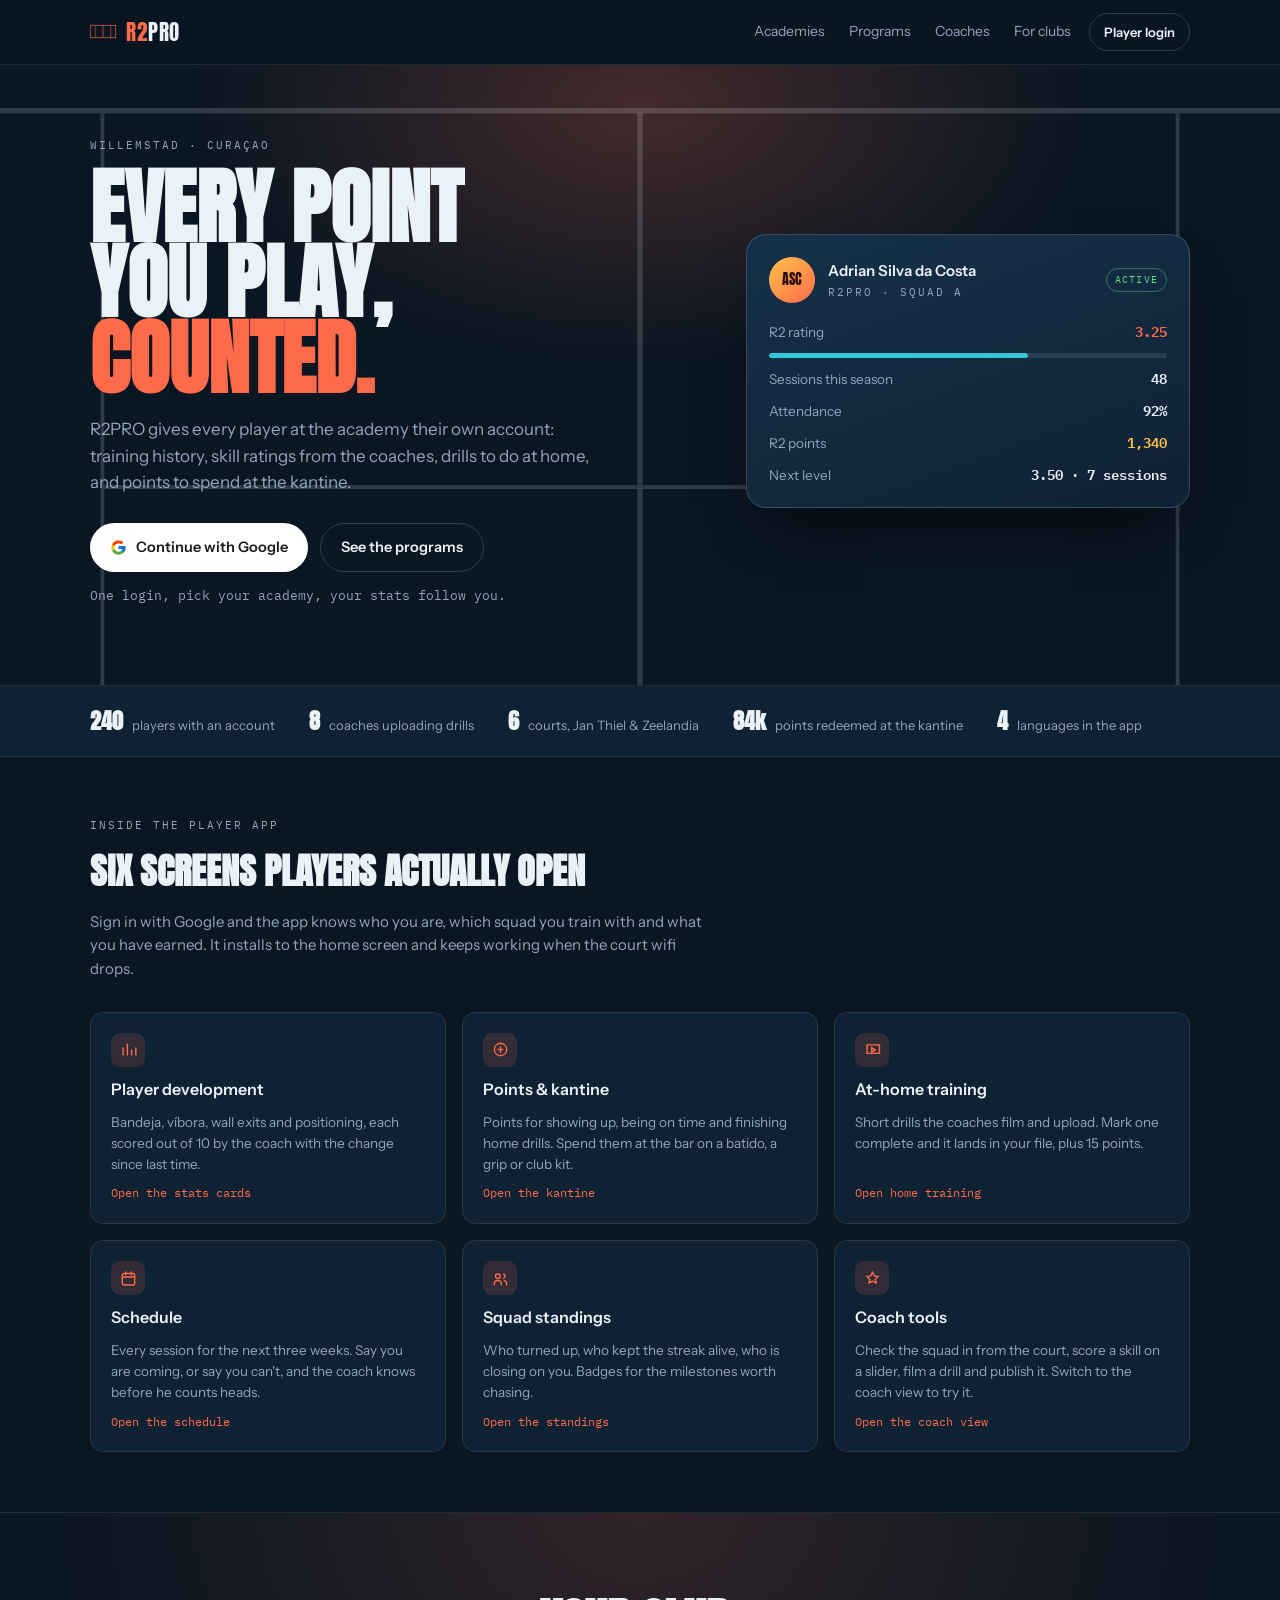
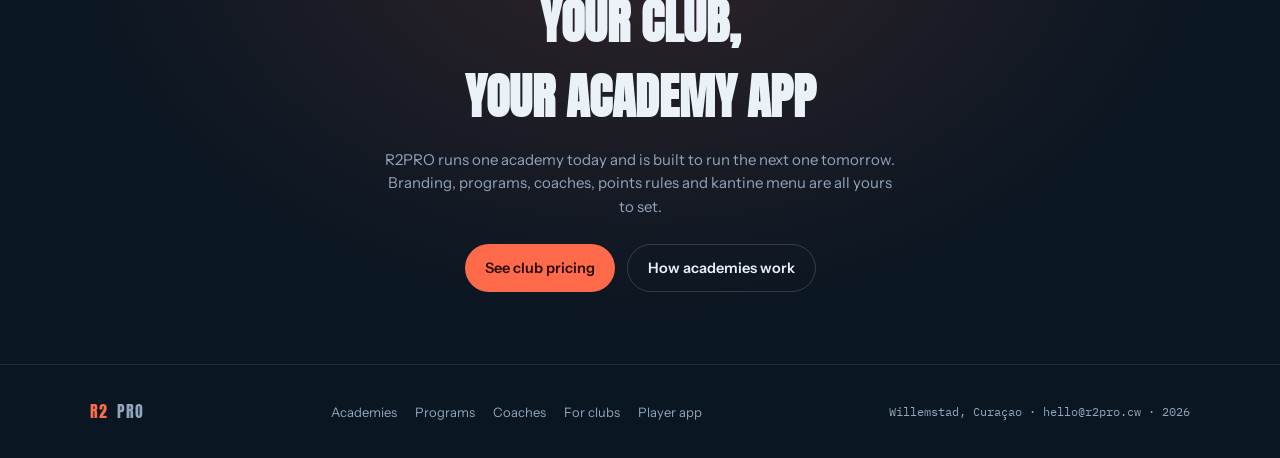
<file: index.html>
<!doctype html>
<html lang="en">
<head>
<meta charset="utf-8">
<meta name="viewport" content="width=device-width, initial-scale=1">
<title>R2PRO Padel Academy, Willemstad</title>
<meta name="description" content="Padel academy platform from Curacao. Player accounts, coach skill ratings, points you spend at the kantine and drills to do at home.">
<meta name="theme-color" content="#0A1622">
<link rel="canonical" href="https://a3dprintingcw-cyber.github.io/r2pro/">
<link rel="icon" href="assets/icon.svg" type="image/svg+xml">
<link rel="apple-touch-icon" href="assets/icon-180.png">
<link rel="manifest" href="manifest.webmanifest">
<meta property="og:type" content="website">
<meta property="og:site_name" content="R2PRO">
<meta property="og:title" content="R2PRO Padel Academy, Willemstad">
<meta property="og:description" content="Padel academy platform from Curacao. Player accounts, coach skill ratings, points you spend at the kantine and drills to do at home.">
<meta property="og:url" content="https://a3dprintingcw-cyber.github.io/r2pro/">
<meta property="og:image" content="https://a3dprintingcw-cyber.github.io/r2pro/assets/og.png">
<meta property="og:image:width" content="1200">
<meta property="og:image:height" content="630">
<meta name="twitter:card" content="summary_large_image">

<link rel="preconnect" href="https://fonts.googleapis.com">
<link rel="preconnect" href="https://fonts.gstatic.com" crossorigin>
<link rel="stylesheet" href="https://fonts.googleapis.com/css2?family=Anton&family=Instrument+Sans:wght@400;500;600;700&family=IBM+Plex+Mono:wght@400;500;600&display=swap">
<link rel="stylesheet" href="assets/styles.css?v=6">
<script type="application/ld+json">
{
  "@context": "https://schema.org",
  "@type": "SportsActivityLocation",
  "name": "R2PRO Padel Academy",
  "description": "Padel academy in Willemstad, Curacao. Squad training, kids academy, private lessons and camps, with a player app for stats and rewards.",
  "url": "https://a3dprintingcw-cyber.github.io/r2pro/",
  "sport": "Padel",
  "address": {"@type": "PostalAddress", "addressLocality": "Willemstad", "addressCountry": "CW"},
  "areaServed": "Curacao",
  "email": "hello@r2pro.cw"
}
</script>
</head>
<body>
<header class="topbar">
    <div class="wrap topbar-in">
      <a class="brand" href="index.html"><svg class="court-glyph" viewBox="0 0 200 100" aria-hidden="true">
        <rect x="2" y="2" width="196" height="96" fill="none" stroke="#FF6B4A" stroke-width="5"/>
        <line x1="100" y1="2" x2="100" y2="98" stroke="#FF6B4A" stroke-width="5"/>
        <line x1="40" y1="2" x2="40" y2="98" stroke="#FF6B4A" stroke-width="4"/>
        <line x1="160" y1="2" x2="160" y2="98" stroke="#FF6B4A" stroke-width="4"/>
      </svg><span><span class="r2">R2</span>PRO</span></a>
      <nav class="topnav" id="topnav">
        <a href="academies.html">Academies</a>
        <a href="programs.html">Programs</a>
        <a href="coaches.html">Coaches</a>
        <a href="pricing.html">For clubs</a>
        </nav>
      <button class="menu-btn" id="menuBtn" aria-label="Menu" aria-expanded="false">
        <svg width="18" height="18" viewBox="0 0 20 20" fill="none" stroke="currentColor" stroke-width="1.8" stroke-linecap="round"><path d="M3 6h14M3 10h14M3 14h14"/></svg>
      </button>
      <a class="btn btn-ghost btn-sm" href="app.html">Player login</a>
    </div>
  </header>
  <section class="hero">
    <div class="hero-glow"></div>
    <svg class="hero-court" viewBox="0 0 200 100" preserveAspectRatio="none" aria-hidden="true">
      <rect x="1" y="1" width="198" height="98" fill="none" stroke="#EAF2F8" stroke-width=".7"/>
      <line x1="100" y1="1" x2="100" y2="99" stroke="#EAF2F8" stroke-width=".7"/>
      <line x1="30" y1="1" x2="30" y2="99" stroke="#EAF2F8" stroke-width=".5"/>
      <line x1="170" y1="1" x2="170" y2="99" stroke="#EAF2F8" stroke-width=".5"/>
      <line x1="30" y1="50" x2="170" y2="50" stroke="#EAF2F8" stroke-width=".5"/>
    </svg>
    <div class="wrap hero-in">
      <div>
        <div class="eyebrow">Willemstad &middot; Cura&ccedil;ao</div>
        <h1>Every point<br>you play,<br><em>counted.</em></h1>
        <p class="hero-sub">R2PRO gives every player at the academy their own account: training history, skill ratings from the coaches, drills to do at home, and points to spend at the kantine.</p>
        <div class="hero-cta">
          <a class="btn btn-google" href="app.html">
            <svg width="17" height="17" viewBox="0 0 48 48" aria-hidden="true"><path fill="#FFC107" d="M43.6 20.1H42V20H24v8h11.3C33.7 32.7 29.3 36 24 36c-6.6 0-12-5.4-12-12s5.4-12 12-12c3.1 0 5.8 1.1 8 3l5.7-5.7C34.1 6.1 29.3 4 24 4 12.9 4 4 12.9 4 24s8.9 20 20 20 20-8.9 20-20c0-1.3-.1-2.6-.4-3.9z"/><path fill="#FF3D00" d="M6.3 14.7l6.6 4.8C14.7 15.1 19 12 24 12c3.1 0 5.8 1.1 8 3l5.7-5.7C34.1 6.1 29.3 4 24 4 16.3 4 9.7 8.3 6.3 14.7z"/><path fill="#4CAF50" d="M24 44c5.2 0 9.9-2 13.4-5.2l-6.2-5.2C29.2 35.1 26.7 36 24 36c-5.2 0-9.7-3.3-11.3-8l-6.5 5C9.5 39.6 16.2 44 24 44z"/><path fill="#1976D2" d="M43.6 20.1H42V20H24v8h11.3c-.8 2.2-2.2 4.1-4.1 5.6l6.2 5.2C36.9 40.2 44 35 44 24c0-1.3-.1-2.6-.4-3.9z"/></svg>
            Continue with Google
          </a>
          <a class="btn btn-ghost" href="programs.html">See the programs</a>
        </div>
        <p class="hero-note">One login, pick your academy, your stats follow you.</p>
      </div>

      <div class="pcard">
        <div class="pcard-top">
          <div class="avatar" style="font-size:14px">ASC</div>
          <div>
            <div style="font-weight:600">Adrian Silva da Costa</div>
            <div class="eyebrow" style="margin-top:2px">R2PRO &middot; Squad A</div>
          </div>
          <span class="tag" style="margin-left:auto;color:var(--good);border-color:rgba(91,217,138,.4)">Active</span>
        </div>
        <div class="pcard-rows">
          <div class="prow"><span>R2 rating</span><b style="color:var(--coral)">3.25</b></div>
          <div class="track"><i style="width:65%"></i></div>
          <div class="prow"><span>Sessions this season</span><b>48</b></div>
          <div class="prow"><span>Attendance</span><b>92%</b></div>
          <div class="prow"><span>R2 points</span><b style="color:var(--ochre)">1,340</b></div>
          <div class="prow"><span>Next level</span><b>3.50 &middot; 7 sessions</b></div>
        </div>
      </div>
    </div>
  </section>

  <div class="strip">
    <div class="wrap strip-in">
      <div class="strip-item"><b>240</b> players with an account</div>
      <div class="strip-item"><b>8</b> coaches uploading drills</div>
      <div class="strip-item"><b>6</b> courts, Jan Thiel &amp; Zeelandia</div>
      <div class="strip-item"><b>84k</b> points redeemed at the kantine</div>
      <div class="strip-item"><b>4</b> languages in the app</div>
    </div>
  </div>

  <section class="band">
    <div class="wrap">
      <div class="band-head">
        <div class="eyebrow">Inside the player app</div>
        <h2>Six screens players actually open</h2>
        <p>Sign in with Google and the app knows who you are, which squad you train with and what you have earned. It installs to the home screen and keeps working when the court wifi drops.</p>
      </div>
      <div class="grid g3">
        <a class="feat" href="app.html#dev">
          <div class="ic"><svg width="17" height="17" viewBox="0 0 22 22" fill="none" stroke="currentColor" stroke-width="1.8" stroke-linecap="round"><path d="M4 18V9M9.5 18V4M15 18v-6M20.5 18v-9"/></svg></div>
          <h3>Player development</h3>
          <p>Bandeja, v&iacute;bora, wall exits and positioning, each scored out of 10 by the coach with the change since last time.</p>
          <span class="go">Open the stats cards</span>
        </a>
        <a class="feat" href="app.html#pts">
          <div class="ic"><svg width="17" height="17" viewBox="0 0 22 22" fill="none" stroke="currentColor" stroke-width="1.8" stroke-linecap="round"><circle cx="11" cy="11" r="8"/><path d="M11 7v8M8 11h6"/></svg></div>
          <h3>Points &amp; kantine</h3>
          <p>Points for showing up, being on time and finishing home drills. Spend them at the bar on a batido, a grip or club kit.</p>
          <span class="go">Open the kantine</span>
        </a>
        <a class="feat" href="app.html#home">
          <div class="ic"><svg width="17" height="17" viewBox="0 0 22 22" fill="none" stroke="currentColor" stroke-width="1.8" stroke-linecap="round"><path d="M4 5h16v11H4z"/><path d="M10 8.5l4.5 3-4.5 3z"/></svg></div>
          <h3>At-home training</h3>
          <p>Short drills the coaches film and upload. Mark one complete and it lands in your file, plus 15 points.</p>
          <span class="go">Open home training</span>
        </a>
        <a class="feat" href="app.html#schedule">
          <div class="ic"><svg width="17" height="17" viewBox="0 0 22 22" fill="none" stroke="currentColor" stroke-width="1.8" stroke-linecap="round"><rect x="3" y="4.5" width="16" height="15" rx="2"/><path d="M3 9h16M7.5 2.5v4M14.5 2.5v4"/></svg></div>
          <h3>Schedule</h3>
          <p>Every session for the next three weeks. Say you are coming, or say you can't, and the coach knows before he counts heads.</p>
          <span class="go">Open the schedule</span>
        </a>
        <a class="feat" href="app.html#squad">
          <div class="ic"><svg width="17" height="17" viewBox="0 0 22 22" fill="none" stroke="currentColor" stroke-width="1.8" stroke-linecap="round"><path d="M3 19v-1.5C3 15 5 13.5 7.5 13.5S12 15 12 17.5V19M19 19v-1.5c0-2-1.3-3.3-3.2-3.8"/><circle cx="7.5" cy="8" r="3"/><path d="M15 5.2a3 3 0 0 1 0 5.6"/></svg></div>
          <h3>Squad standings</h3>
          <p>Who turned up, who kept the streak alive, who is closing on you. Badges for the milestones worth chasing.</p>
          <span class="go">Open the standings</span>
        </a>
        <a class="feat" href="app.html#staff">
          <div class="ic"><svg width="17" height="17" viewBox="0 0 22 22" fill="none" stroke="currentColor" stroke-width="1.8" stroke-linecap="round"><path d="M11 3l2.2 4.6 5 .7-3.6 3.5.9 5-4.5-2.4L6.5 16.8l.9-5L3.8 8.3l5-.7z"/></svg></div>
          <h3>Coach tools</h3>
          <p>Check the squad in from the court, score a skill on a slider, film a drill and publish it. Switch to the coach view to try it.</p>
          <span class="go">Open the coach view</span>
        </a>
      </div>
    </div>
  </section>

  <section class="cta-band">
    <div class="wrap">
      <h2>Your club,<br>your academy app</h2>
      <p>R2PRO runs one academy today and is built to run the next one tomorrow. Branding, programs, coaches, points rules and kantine menu are all yours to set.</p>
      <div style="display:flex;gap:12px;justify-content:center;flex-wrap:wrap">
        <a class="btn btn-primary" href="pricing.html">See club pricing</a>
        <a class="btn btn-ghost" href="academies.html">How academies work</a>
      </div>
    </div>
  </section>
<footer>
    <div class="wrap foot-in">
      <a class="brand" href="index.html" style="font-size:16px"><span class="r2">R2</span>PRO</a>
      <nav class="foot-nav">
        <a href="academies.html">Academies</a>
        <a href="programs.html">Programs</a>
        <a href="coaches.html">Coaches</a>
        <a href="pricing.html">For clubs</a>
        <a href="app.html">Player app</a>
      </nav>
      <div class="mono" style="font-size:11.5px">Willemstad, Cura&ccedil;ao &middot; hello@r2pro.cw &middot; <span id="year"></span></div>
    </div>
  </footer>
  <div class="toast" id="toast" role="status" aria-live="polite"></div>
  <script src="assets/data.js?v=6"></script>
  <script src="assets/site.js?v=6"></script>
</body>
</html>
</file>
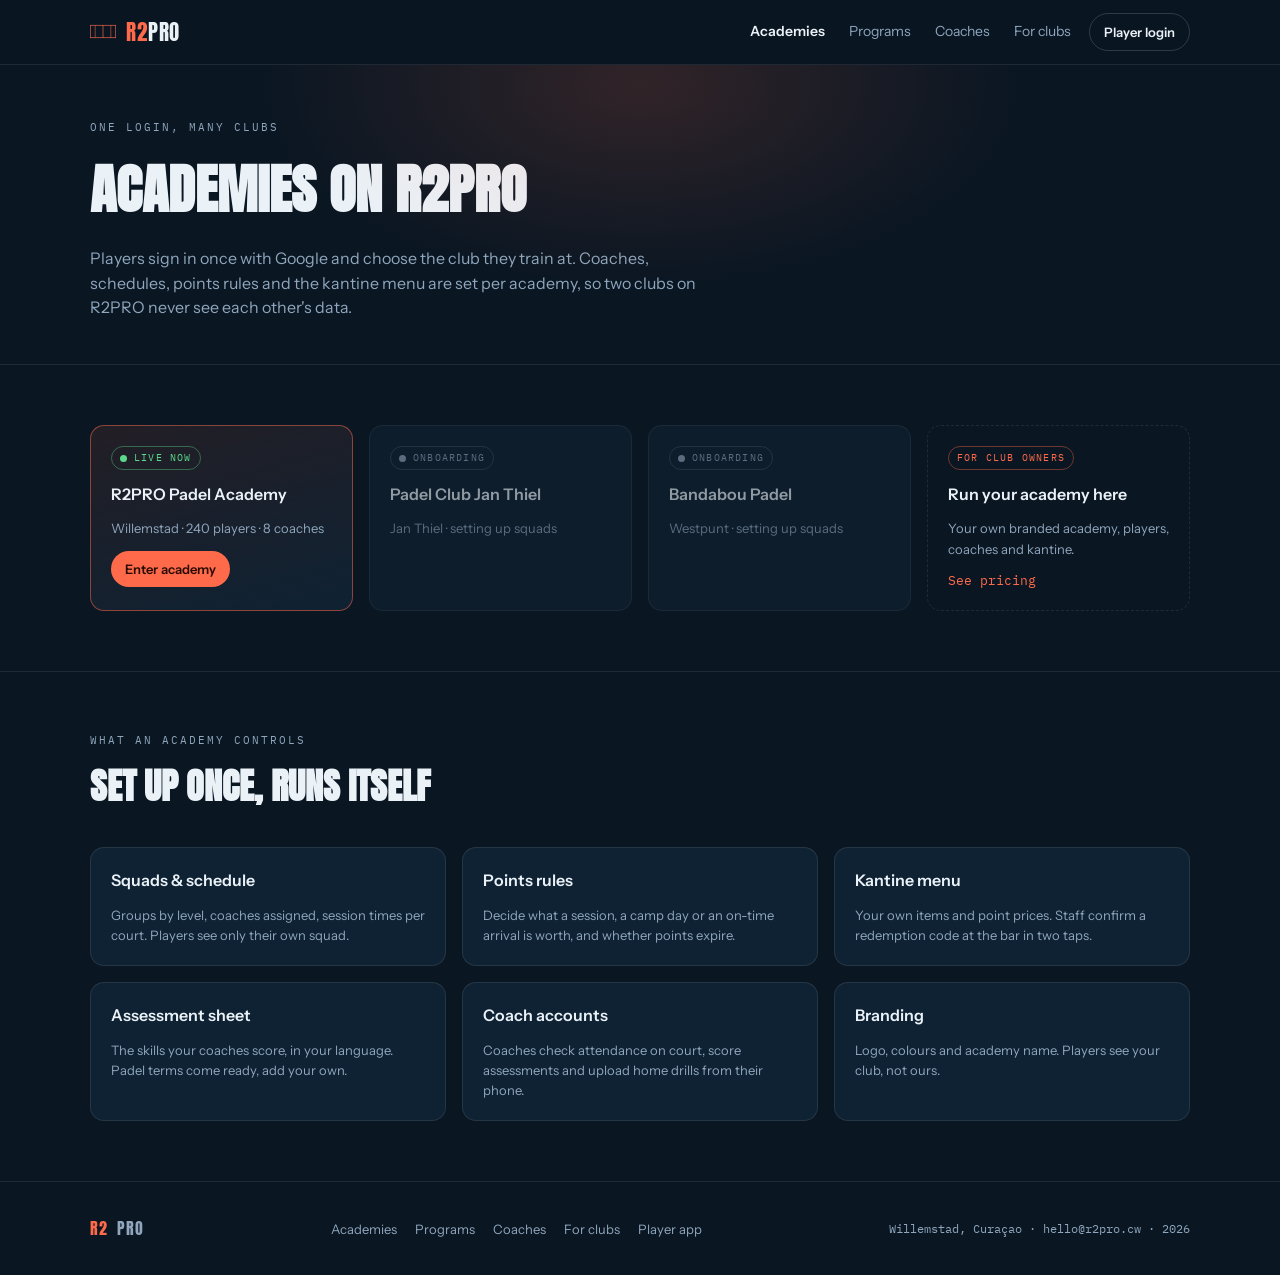
<file: academies.html>
<!doctype html>
<html lang="en">
<head>
<meta charset="utf-8">
<meta name="viewport" content="width=device-width, initial-scale=1">
<title>One login, many academies | R2PRO</title>
<meta name="description" content="How R2PRO runs several padel academies from one platform: your branding, your coaches, your points rules, your kantine.">
<meta name="theme-color" content="#0A1622">
<link rel="canonical" href="https://a3dprintingcw-cyber.github.io/r2pro/academies.html">
<link rel="icon" href="assets/icon.svg" type="image/svg+xml">
<link rel="apple-touch-icon" href="assets/icon-180.png">
<link rel="manifest" href="manifest.webmanifest">
<meta property="og:type" content="website">
<meta property="og:site_name" content="R2PRO">
<meta property="og:title" content="One login, many academies | R2PRO">
<meta property="og:description" content="How R2PRO runs several padel academies from one platform: your branding, your coaches, your points rules, your kantine.">
<meta property="og:url" content="https://a3dprintingcw-cyber.github.io/r2pro/academies.html">
<meta property="og:image" content="https://a3dprintingcw-cyber.github.io/r2pro/assets/og.png">
<meta property="og:image:width" content="1200">
<meta property="og:image:height" content="630">
<meta name="twitter:card" content="summary_large_image">

<link rel="preconnect" href="https://fonts.googleapis.com">
<link rel="preconnect" href="https://fonts.gstatic.com" crossorigin>
<link rel="stylesheet" href="https://fonts.googleapis.com/css2?family=Anton&family=Instrument+Sans:wght@400;500;600;700&family=IBM+Plex+Mono:wght@400;500;600&display=swap">
<link rel="stylesheet" href="assets/styles.css?v=6">
</head>
<body>
<header class="topbar">
    <div class="wrap topbar-in">
      <a class="brand" href="index.html"><svg class="court-glyph" viewBox="0 0 200 100" aria-hidden="true">
        <rect x="2" y="2" width="196" height="96" fill="none" stroke="#FF6B4A" stroke-width="5"/>
        <line x1="100" y1="2" x2="100" y2="98" stroke="#FF6B4A" stroke-width="5"/>
        <line x1="40" y1="2" x2="40" y2="98" stroke="#FF6B4A" stroke-width="4"/>
        <line x1="160" y1="2" x2="160" y2="98" stroke="#FF6B4A" stroke-width="4"/>
      </svg><span><span class="r2">R2</span>PRO</span></a>
      <nav class="topnav" id="topnav">
        <a href="academies.html" class="here">Academies</a>
        <a href="programs.html">Programs</a>
        <a href="coaches.html">Coaches</a>
        <a href="pricing.html">For clubs</a>
        </nav>
      <button class="menu-btn" id="menuBtn" aria-label="Menu" aria-expanded="false">
        <svg width="18" height="18" viewBox="0 0 20 20" fill="none" stroke="currentColor" stroke-width="1.8" stroke-linecap="round"><path d="M3 6h14M3 10h14M3 14h14"/></svg>
      </button>
      <a class="btn btn-ghost btn-sm" href="app.html">Player login</a>
    </div>
  </header>
  <section class="page-head">
    <div class="wrap inner">
      <div class="eyebrow">One login, many clubs</div>
      <h1>Academies on R2PRO</h1>
      <p>Players sign in once with Google and choose the club they train at. Coaches, schedules, points rules and the kantine menu are set per academy, so two clubs on R2PRO never see each other's data.</p>
    </div>
  </section>
  <section class="band">
    <div class="wrap">
      <div class="grid g4">
        <div class="acad live">
          <span class="tag" style="align-self:flex-start;color:var(--good);border-color:rgba(91,217,138,.4)"><span class="dot"></span>Live now</span>
          <h3>R2PRO Padel Academy</h3>
          <p>Willemstad &middot; 240 players &middot; 8 coaches</p>
          <a class="btn btn-primary btn-sm" style="align-self:flex-start" href="app.html">Enter academy</a>
        </div>
        <div class="acad soon">
          <span class="tag" style="align-self:flex-start"><span class="dot off"></span>Onboarding</span>
          <h3>Padel Club Jan Thiel</h3>
          <p>Jan Thiel &middot; setting up squads</p>
        </div>
        <div class="acad soon">
          <span class="tag" style="align-self:flex-start"><span class="dot off"></span>Onboarding</span>
          <h3>Bandabou Padel</h3>
          <p>Westpunt &middot; setting up squads</p>
        </div>
        <div class="acad pitch">
          <span class="tag" style="align-self:flex-start;color:var(--coral);border-color:rgba(255,107,74,.4)">For club owners</span>
          <h3>Run your academy here</h3>
          <p>Your own branded academy, players, coaches and kantine.</p>
          <a class="mono" style="font-size:12.5px;color:var(--coral)" href="pricing.html">See pricing</a>
        </div>
      </div>
    </div>
  </section>

  <section class="band">
    <div class="wrap">
      <div class="band-head">
        <div class="eyebrow">What an academy controls</div>
        <h2>Set up once, runs itself</h2>
      </div>
      <div class="grid g3">
        <div class="acad"><h3>Squads &amp; schedule</h3><p>Groups by level, coaches assigned, session times per court. Players see only their own squad.</p></div>
        <div class="acad"><h3>Points rules</h3><p>Decide what a session, a camp day or an on-time arrival is worth, and whether points expire.</p></div>
        <div class="acad"><h3>Kantine menu</h3><p>Your own items and point prices. Staff confirm a redemption code at the bar in two taps.</p></div>
        <div class="acad"><h3>Assessment sheet</h3><p>The skills your coaches score, in your language. Padel terms come ready, add your own.</p></div>
        <div class="acad"><h3>Coach accounts</h3><p>Coaches check attendance on court, score assessments and upload home drills from their phone.</p></div>
        <div class="acad"><h3>Branding</h3><p>Logo, colours and academy name. Players see your club, not ours.</p></div>
      </div>
    </div>
  </section>
<footer>
    <div class="wrap foot-in">
      <a class="brand" href="index.html" style="font-size:16px"><span class="r2">R2</span>PRO</a>
      <nav class="foot-nav">
        <a href="academies.html">Academies</a>
        <a href="programs.html">Programs</a>
        <a href="coaches.html">Coaches</a>
        <a href="pricing.html">For clubs</a>
        <a href="app.html">Player app</a>
      </nav>
      <div class="mono" style="font-size:11.5px">Willemstad, Cura&ccedil;ao &middot; hello@r2pro.cw &middot; <span id="year"></span></div>
    </div>
  </footer>
  <div class="toast" id="toast" role="status" aria-live="polite"></div>
  <script src="assets/data.js?v=6"></script>
  <script src="assets/site.js?v=6"></script>
</body>
</html>
</file>
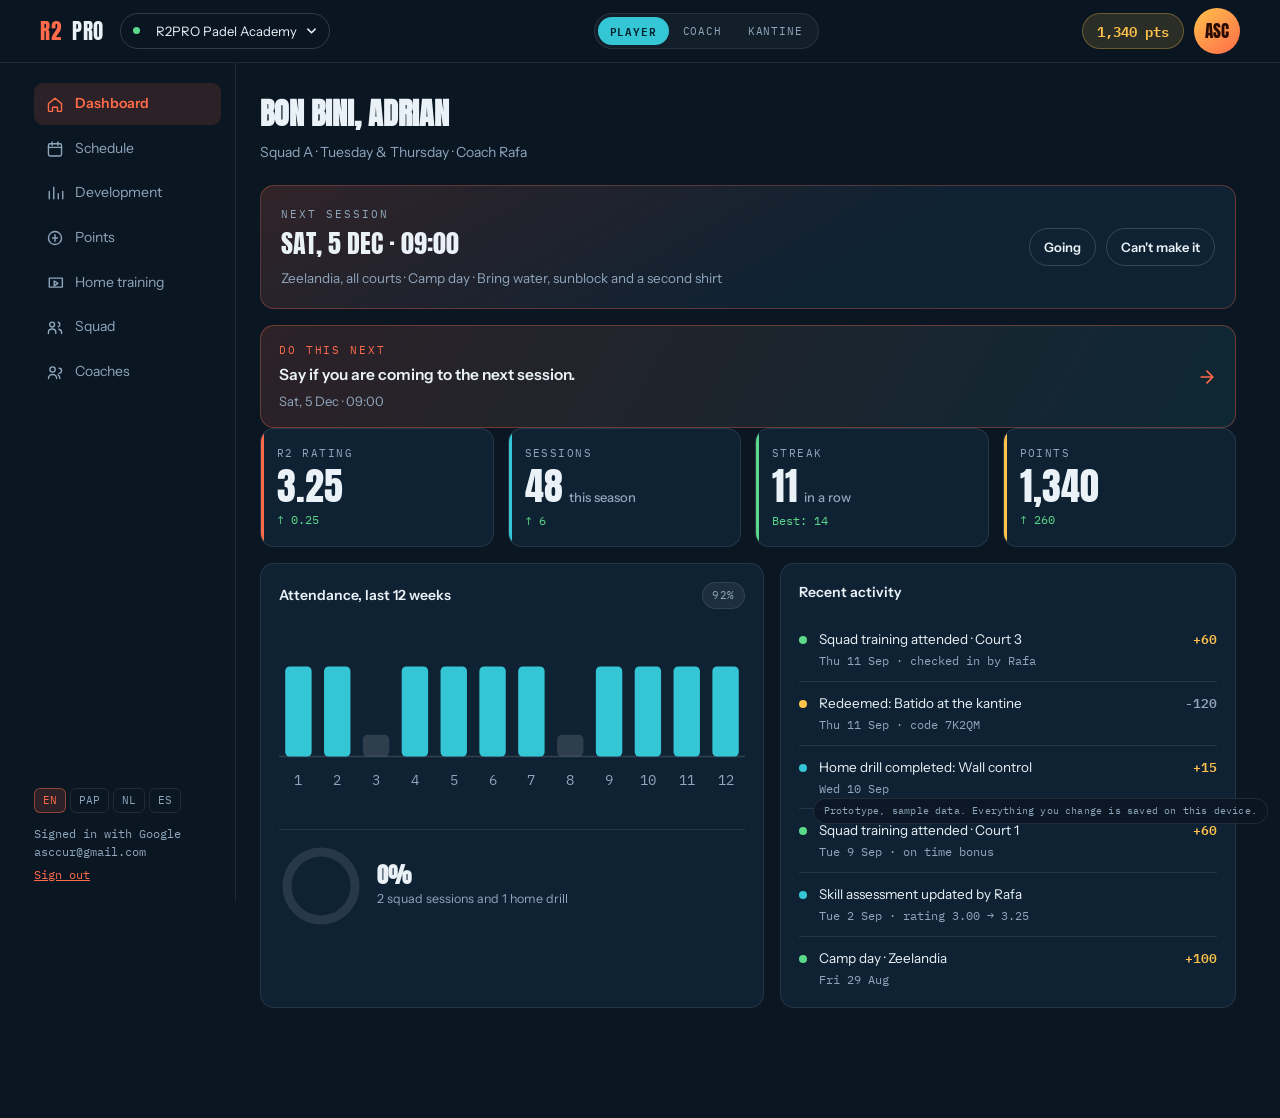
<file: app.html>
<!doctype html>
<html lang="en">
<head>
<meta charset="utf-8">
<meta name="viewport" content="width=device-width, initial-scale=1, viewport-fit=cover">
<title>R2PRO Player App</title>
<meta name="description" content="The R2PRO player app: schedule, development stats, points and kantine, at-home training, squad standings and coach tools.">
<meta name="theme-color" content="#0A1622">
<meta name="robots" content="noindex">
<link rel="manifest" href="manifest.webmanifest">
<link rel="apple-touch-icon" href="assets/icon-192.png">
<meta name="apple-mobile-web-app-capable" content="yes">
<meta name="apple-mobile-web-app-status-bar-style" content="black-translucent">
<link rel="icon" href="assets/icon.svg" type="image/svg+xml">
<link rel="preconnect" href="https://fonts.googleapis.com">
<link rel="preconnect" href="https://fonts.gstatic.com" crossorigin>
<link rel="stylesheet" href="https://fonts.googleapis.com/css2?family=Anton&family=Instrument+Sans:wght@400;500;600;700&family=IBM+Plex+Mono:wght@400;500;600&display=swap">
<link rel="stylesheet" href="assets/styles.css?v=6">
</head>
<body class="app-body">

<a class="skip" href="#mainStart">Skip to content</a>

<div class="proto">Prototype, sample data. Everything you change is saved on this device.</div>
<div class="netbar" id="netbar" hidden></div>

<header class="appbar">
  <div class="appbar-in">
    <a class="brand" href="index.html"><span class="r2">R2</span>PRO</a>

    <div class="switcher">
      <button class="switch-btn" id="switchBtn" aria-expanded="false">
        <span class="dot"></span><span id="acadName">R2PRO Padel Academy</span>
        <svg width="11" height="11" viewBox="0 0 12 12" aria-hidden="true"><path d="M2 4.5L6 8.5L10 4.5" fill="none" stroke="currentColor" stroke-width="1.6" stroke-linecap="round"/></svg>
      </button>
      <div class="switch-menu" id="switchMenu" hidden>
        <button data-acad="R2PRO Padel Academy">R2PRO Padel Academy<span class="sub">Willemstad, your academy</span></button>
        <button data-acad="Padel Club Jan Thiel">Padel Club Jan Thiel<span class="sub">Jan Thiel, no account yet</span></button>
        <button data-acad="Bandabou Padel">Bandabou Padel<span class="sub">Westpunt, no account yet</span></button>
      </div>
    </div>

    <div class="seg roles" role="group" aria-label="Demo role">
      <button data-role="player" data-i18n="c.player">Player</button>
      <button data-role="coach" data-i18n="c.coach">Coach</button>
      <button data-role="bar" data-i18n="c.bar">Kantine</button>
    </div>

    <div class="pts-chip"><span data-points>1,340</span> <span data-i18n="c.pts">pts</span></div>
    <div class="avatar" id="navAvatar"></div>
  </div>
</header>

<div class="shell">
  <aside class="side">
    <nav id="sideNav"></nav>
    <div class="side-foot">
      <div class="langpick" id="langPick"></div>
      <span data-i18n="c.signedIn">Signed in with Google</span><br><span id="sideEmail"></span><br>
      <a href="index.html" class="signout" data-i18n="c.signOut">Sign out</a>
    </div>
  </aside>

  <main class="main" id="mainStart">

    <!-- ===== DASHBOARD ===== -->
    <section class="view on" id="v-dash">
      <div class="view-head">
        <h2 id="greeting">Bon bini</h2>
        <p id="squadLine"></p>
      </div>

      <div class="next" id="nextWrap"></div>
      <button class="nba" id="nba" hidden></button>

      <div class="tiles">
        <div class="tile rate"><div class="lab" data-i18n="d.rating">R2 rating</div><div class="val">3.25</div><div class="delta">&uarr; 0.25</div></div>
        <div class="tile"><div class="lab" data-i18n="d.sessions">Sessions</div><div class="val">48 <small data-i18n="d.thisSeason">this season</small></div><div class="delta">&uarr; 6</div></div>
        <div class="tile streak"><div class="lab" data-i18n="d.streak">Streak</div><div class="val">11 <small data-i18n="d.inRow">in a row</small></div><div class="delta"><span data-i18n="d.best">Best</span>: 14</div></div>
        <div class="tile pts"><div class="lab" data-i18n="nav.pts">Points</div><div class="val" data-points>1,340</div><div class="delta">&uarr; 260</div></div>
      </div>

      <div class="two">
        <div class="card">
          <div class="card-hd"><h3 data-i18n="d.attendance">Attendance, last 12 weeks</h3><span class="chip">92%</span></div>
          <div id="attChart"></div>
          <div class="goal" id="weekGoal"></div>
        </div>
        <div class="card">
          <div class="card-hd"><h3 data-i18n="d.activity">Recent activity</h3></div>
          <div class="feed" id="feed"></div>
        </div>
      </div>
    </section>

    <!-- ===== SCHEDULE ===== -->
    <section class="view" id="v-schedule">
      <div class="view-head">
        <h2 data-i18n="s.title">Your schedule</h2>
        <p data-i18n="s.sub">Say yes or no and your coach sees it straight away.</p>
      </div>
      <div class="sessions" id="schedList"></div>
    </section>

    <!-- ===== DEVELOPMENT ===== -->
    <section class="view" id="v-dev">
      <div class="view-head">
        <h2 data-i18n="v.title">Player development</h2>
        <p>Scored by your coach every six weeks. Last assessment: 2 September, Rafa Montoya.</p>
      </div>

      <div class="two">
        <div class="card">
          <div class="card-hd">
            <h3 data-i18n="v.profile">Skill profile</h3>
            <div class="pseg">
              <button data-slide="0" class="on" data-i18n="v.hex">Hexagon</button>
              <button data-slide="1" data-i18n="v.body">Body map</button>
            </div>
          </div>
          <div class="pcarousel">
            <div class="pslides" id="pslides">
              <div class="pslide" id="radar"></div>
              <div class="pslide">
                <div class="bmap" id="bmap">
                  <div class="bstage">
                    <div class="bfig" id="bodyFig"></div>
                    <div class="bcap" id="bodyCap"></div>
                  </div>
                  <div class="blist" id="bodyList"></div>
                </div>
              </div>
            </div>
          </div>
          <div class="pfoot">
            <div class="scale">
              <span><i style="background:#FF5A5A"></i><span data-i18n="v.needs">needs work</span></span>
              <span><i style="background:#FFC24B"></i><span data-i18n="v.solid">solid</span></span>
              <span><i style="background:#5BD98A"></i><span data-i18n="v.strong">strong</span></span>
            </div>
            <div class="swipe" data-i18n="v.swipe">swipe to switch</div>
          </div>
        </div>
        <div class="card">
          <div class="card-hd"><h3 data-i18n="v.notes">Coach notes</h3></div>
          <div class="note"><p>Bandeja is landing deep now, keep the racket face open on the follow through. Next block we work on the v&iacute;bora so you stop giving the net back.</p><div class="by">Rafa Montoya, 2 Sep</div></div>
          <div class="note"><p>Much calmer on wall exits. Still rushing the chiquita when under pressure: slow feet, low bounce.</p><div class="by">Rafa Montoya, 21 Jul</div></div>
          <div class="note"><p>Fitness block done. Lateral movement improved, good work in camp week.</p><div class="by">Yaritza Pieters, 9 Jun</div></div>
        </div>
      </div>

      <div class="card-hd stack"><h3 data-i18n="v.skills">Skills, scored out of 10</h3></div>
      <div class="skills" id="skills"></div>

      <div class="card stack">
        <div class="card-hd"><h3 data-i18n="v.level">Level progression</h3><span class="chip ochre">3.50</span></div>
        <div class="prow"><span>7 more squad sessions and a v&iacute;bora score of 6.0 unlocks level 3.50</span><b class="coral">3.25 / 3.50</b></div>
        <div class="track tall"><i style="width:65%;background:linear-gradient(90deg,var(--sea),var(--coral))"></i></div>
      </div>
    </section>

    <!-- ===== POINTS ===== -->
    <section class="view" id="v-pts">
      <div class="view-head">
        <h2 data-i18n="p.title">Points &amp; kantine</h2>
        <p data-i18n="p.sub">Earn on court, spend at the bar.</p>
      </div>

      <div class="livecode" id="liveCode" hidden></div>

      <div class="balance">
        <div>
          <div class="lab" data-i18n="p.balance">Your balance</div>
          <div class="big" data-points>1,340</div>
        </div>
        <div class="earnwrap">
          <div class="lab" data-i18n="p.earn">How you earn</div>
          <div class="earn">
            <span class="chip ochre">Training +50</span>
            <span class="chip ochre">On time +10</span>
            <span class="chip ochre">Camp day +100</span>
            <span class="chip ochre">Home drill +15</span>
            <span class="chip ochre">Bring a friend +150</span>
            <span class="chip ochre">Tournament +200</span>
          </div>
        </div>
      </div>

      <div class="card-hd stack"><h3 data-i18n="p.kantine">Kantine</h3><span class="chip" data-i18n="p.inPoints">Prices in points</span></div>
      <div class="shop" id="shop"></div>

      <div class="card stack">
        <div class="card-hd"><h3 data-i18n="p.history">Redemption history</h3></div>
        <div class="feed" id="history"></div>
      </div>
    </section>

    <!-- ===== HOME TRAINING ===== -->
    <section class="view" id="v-home">
      <div class="view-head">
        <h2 data-i18n="h.title">At-home training</h2>
        <p data-i18n="h.sub">Drills your coaches film.</p>
      </div>
      <div class="filters" id="filters"></div>
      <div class="drills" id="drills"></div>
      <div class="card stack">
        <div class="card-hd"><h3 data-i18n="h.assignment">This week's assignment</h3><span class="chip sea">Coach Rafa</span></div>
        <p class="muted">Three sessions before Thursday: wall control, shadow bandeja and the mobility routine. Finish all three for a 50 point bonus.</p>
      </div>
    </section>

    <!-- ===== SQUAD ===== -->
    <section class="view" id="v-squad">
      <div class="view-head">
        <h2 data-i18n="q.title">Squad standings</h2>
        <p data-i18n="q.sub">Points earned this season.</p>
      </div>
      <div class="card"><div class="standings" id="standings"></div></div>
      <div class="card-hd stack"><h3 data-i18n="q.badges">Your badges</h3></div>
      <div class="badges" id="badges"></div>
    </section>

    <!-- ===== COACHES ===== -->
    <section class="view" id="v-coach">
      <div class="view-head">
        <h2>Meet the coaches</h2>
        <p>Eight coaches at R2PRO. Book a private or jump to the drills they uploaded.</p>
      </div>
      <div class="cgrid" id="coachList"></div>
    </section>

    <!-- ===== COACH TOOLS ===== -->
    <section class="view" id="v-staff">
      <div class="view-head">
        <h2 data-i18n="t.title">Coach tools</h2>
        <p data-i18n="t.sub">Check the squad in, score a skill, upload a drill.</p>
      </div>

      <div class="two">
        <div class="card">
          <div class="card-hd"><h3 data-i18n="t.roster">Today's check-in</h3><span class="chip sea" id="checkCount">0</span></div>
          <label class="field"><span data-i18n="t.session">Session</span><select id="checkSession"></select></label>
          <div class="roster-tools">
            <input type="search" id="rosterFind" class="find" autocomplete="off" spellcheck="false"
                   data-i18n-attr="placeholder:t.find" placeholder="Find a player">
            <button class="btn btn-ghost btn-sm" id="checkAll" data-i18n="t.all">All in</button>
            <button class="btn btn-ghost btn-sm" id="checkNone" data-i18n="t.clear">Clear</button>
          </div>
          <div class="roster" id="roster"></div>
        </div>

        <div class="stack-col">
          <div class="card">
            <div class="card-hd"><h3 data-i18n="t.assess">Quick assessment</h3></div>
            <p class="muted small" data-i18n="t.assessSub">Score a skill and the player sees it in Development.</p>
            <label class="field"><span data-i18n="c.player">Player</span><select id="assessPlayer"></select></label>
            <label class="field"><span data-i18n="v.skills">Skill</span><select id="assessSkill"></select></label>
            <label class="field range">
              <span>Score <b id="assessOut">6.0</b></span>
              <input type="range" id="assessVal" min="0" max="10" step="0.1" value="6">
            </label>
            <button class="btn btn-primary btn-sm" id="saveAssess" data-i18n="c.save">Save</button>
          </div>

          <div class="card">
            <div class="card-hd"><h3 data-i18n="t.newDrill">New home drill</h3></div>
            <label class="field"><span data-i18n="t.drillName">Drill name</span>
              <input type="text" id="drillName" placeholder="Wall control, 50 touches"></label>
            <div class="field-row">
              <label class="field"><span>Level</span>
                <select id="drillLvl">
                  <option>All levels</option><option>Beginner</option>
                  <option>Intermediate</option><option>Advanced</option>
                </select></label>
              <label class="field"><span>Length</span><input type="text" id="drillDur" placeholder="6:12"></label>
            </div>
            <label class="field"><span>Kit needed</span><input type="text" id="drillKit" placeholder="Wall + ball"></label>
            <button class="btn btn-primary btn-sm" id="publishDrill" data-i18n="t.publish">Publish to the squad</button>
          </div>
        </div>
      </div>
    </section>

    <!-- ===== KANTINE STAFF ===== -->
    <section class="view" id="v-bar">
      <div class="view-head">
        <h2 data-i18n="k.title">Kantine staff</h2>
        <p data-i18n="k.sub">Scan the player's code, or type it. Confirm and the drink is theirs.</p>
      </div>
      <div class="card bar-card">
        <div class="scanwrap" id="scanWrap" hidden>
          <video id="scanVideo" playsinline muted></video>
          <div class="scanframe" aria-hidden="true"><i></i><i></i><i></i><i></i></div>
          <div class="scanbar">
            <button class="btn btn-ghost btn-sm" id="scanStop" data-i18n="k.scanStop">Stop</button>
            <button class="btn btn-ghost btn-sm" id="scanTorch" hidden data-i18n="k.torch">Light</button>
          </div>
          <p class="scanhint" id="scanHint" data-i18n="k.scanHint">Point at the code on the player's phone.</p>
        </div>

        <button class="btn btn-primary btn-scan" id="scanStart">
          <svg width="20" height="20" viewBox="0 0 24 24" fill="none" stroke="currentColor" stroke-width="1.8" stroke-linecap="round" stroke-linejoin="round" aria-hidden="true"><path d="M3 8V5.5A1.5 1.5 0 0 1 4.5 4H7M17 4h2.5A1.5 1.5 0 0 1 21 5.5V8M21 16v2.5a1.5 1.5 0 0 1-1.5 1.5H17M7 20H4.5A1.5 1.5 0 0 1 3 18.5V16M6 12h12"/></svg>
          <span data-i18n="k.scan">Scan the code</span>
        </button>

        <div class="or"><span data-i18n="k.or">or type it</span></div>

        <label class="field"><span data-i18n="k.code">Redemption code</span>
          <input type="text" id="barCode" class="codein" maxlength="5" autocomplete="off"
                 inputmode="text" autocapitalize="characters" enterkeyhint="go"
                 spellcheck="false" placeholder="7K2QM"></label>
        <button class="btn btn-primary" id="barCheck" data-i18n="k.check">Check code</button>
        <div id="barResult"></div>
        <p class="muted small" id="scanNote"></p>
      </div>

      <div class="card" id="queueCard" hidden>
        <div class="card-hd"><h3 data-i18n="k.waiting">Waiting at the bar</h3><span class="chip sea" id="queueCount">0</span></div>
        <div class="queue" id="queue"></div>
      </div>
    </section>

  </main>
</div>

<div class="tabbar"><nav id="tabNav"></nav></div>

<div class="modal" id="modal" hidden>
  <div class="sheet" role="dialog" aria-modal="true">
    <button class="sheet-x" id="modalClose" aria-label="Close">&times;</button>
    <div id="modalBody"></div>
  </div>
</div>

<div class="toast" id="toast" role="status" aria-live="polite"></div>

<script src="assets/data.js?v=6"></script>
<script src="assets/store.js?v=6"></script>
<script src="assets/i18n.js?v=6"></script>
<script src="assets/qr.js?v=6"></script>
<script src="assets/site.js?v=6"></script>
<script src="assets/scan.js?v=6"></script>
<script src="assets/figure.js?v=6"></script>
<script src="assets/app.js?v=6"></script>
</body>
</html>
</file>
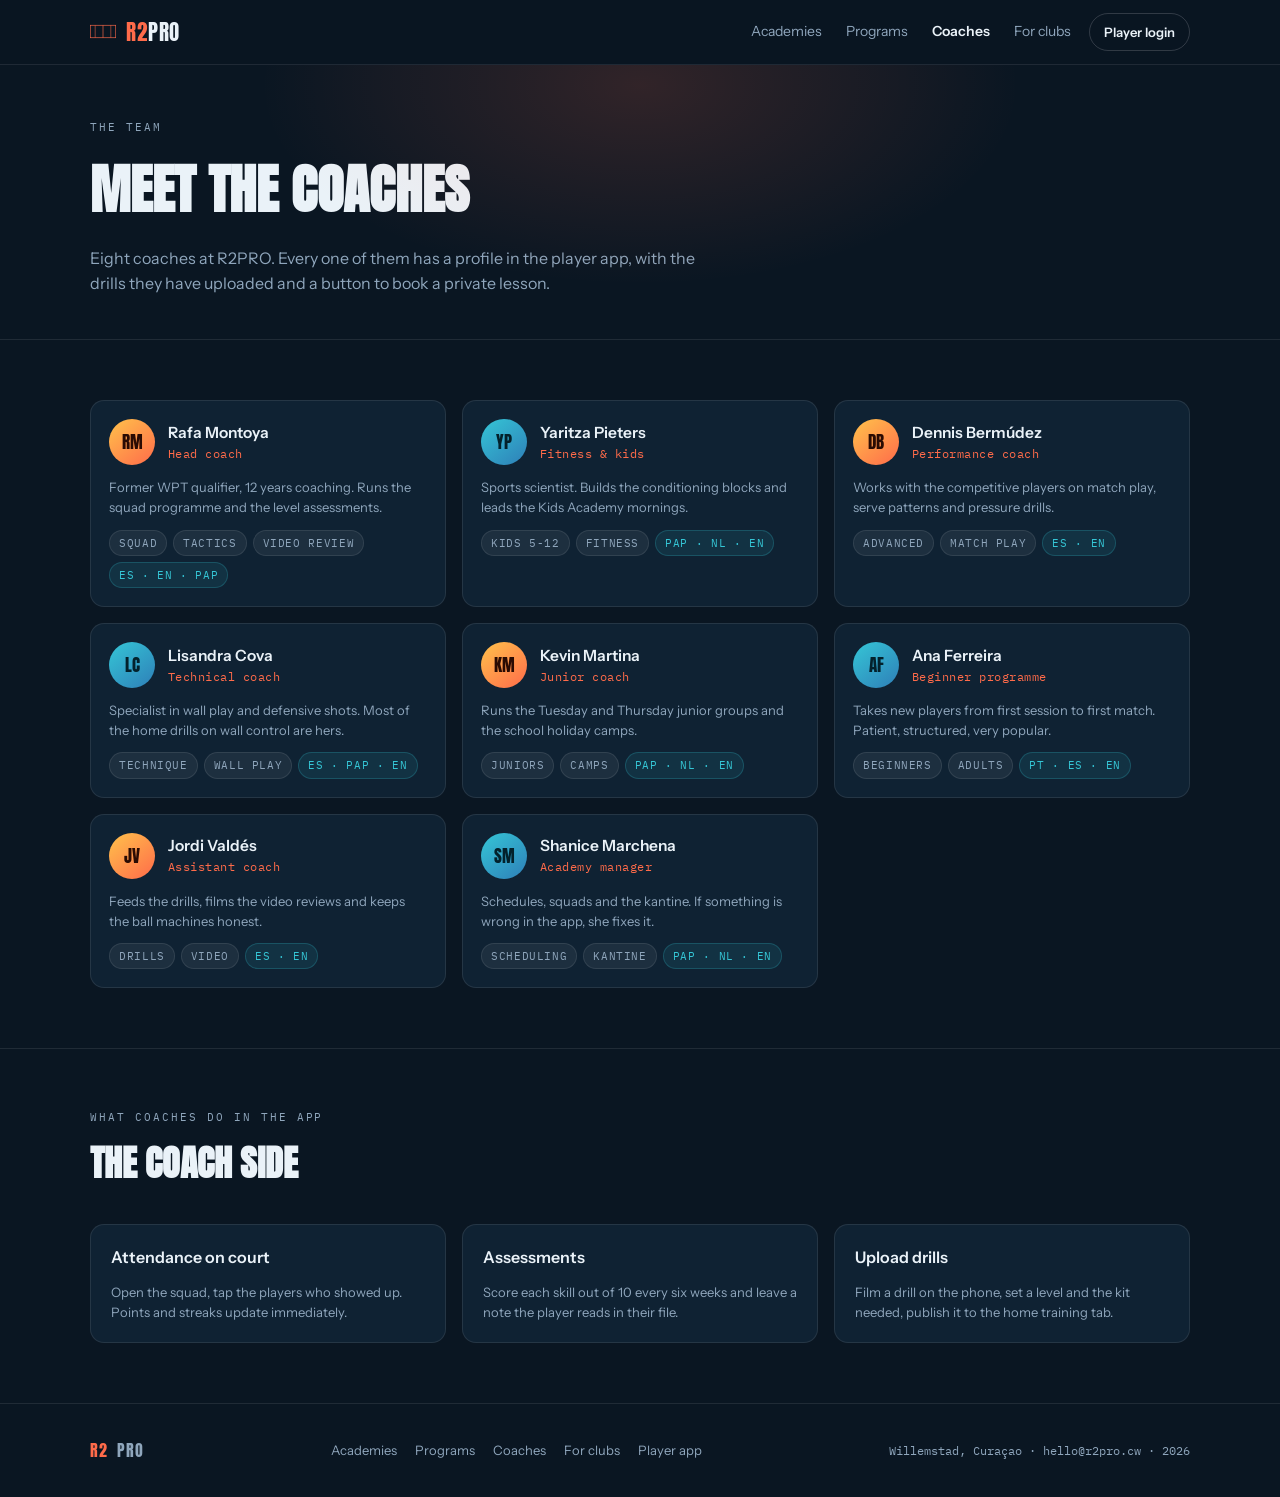
<file: coaches.html>
<!doctype html>
<html lang="en">
<head>
<meta charset="utf-8">
<meta name="viewport" content="width=device-width, initial-scale=1">
<title>The coaching team | R2PRO</title>
<meta name="description" content="Eight coaches at R2PRO in Willemstad: squad, technique, fitness, juniors and beginners.">
<meta name="theme-color" content="#0A1622">
<link rel="canonical" href="https://a3dprintingcw-cyber.github.io/r2pro/coaches.html">
<link rel="icon" href="assets/icon.svg" type="image/svg+xml">
<link rel="apple-touch-icon" href="assets/icon-180.png">
<link rel="manifest" href="manifest.webmanifest">
<meta property="og:type" content="website">
<meta property="og:site_name" content="R2PRO">
<meta property="og:title" content="The coaching team | R2PRO">
<meta property="og:description" content="Eight coaches at R2PRO in Willemstad: squad, technique, fitness, juniors and beginners.">
<meta property="og:url" content="https://a3dprintingcw-cyber.github.io/r2pro/coaches.html">
<meta property="og:image" content="https://a3dprintingcw-cyber.github.io/r2pro/assets/og.png">
<meta property="og:image:width" content="1200">
<meta property="og:image:height" content="630">
<meta name="twitter:card" content="summary_large_image">

<link rel="preconnect" href="https://fonts.googleapis.com">
<link rel="preconnect" href="https://fonts.gstatic.com" crossorigin>
<link rel="stylesheet" href="https://fonts.googleapis.com/css2?family=Anton&family=Instrument+Sans:wght@400;500;600;700&family=IBM+Plex+Mono:wght@400;500;600&display=swap">
<link rel="stylesheet" href="assets/styles.css?v=6">
</head>
<body>
<header class="topbar">
    <div class="wrap topbar-in">
      <a class="brand" href="index.html"><svg class="court-glyph" viewBox="0 0 200 100" aria-hidden="true">
        <rect x="2" y="2" width="196" height="96" fill="none" stroke="#FF6B4A" stroke-width="5"/>
        <line x1="100" y1="2" x2="100" y2="98" stroke="#FF6B4A" stroke-width="5"/>
        <line x1="40" y1="2" x2="40" y2="98" stroke="#FF6B4A" stroke-width="4"/>
        <line x1="160" y1="2" x2="160" y2="98" stroke="#FF6B4A" stroke-width="4"/>
      </svg><span><span class="r2">R2</span>PRO</span></a>
      <nav class="topnav" id="topnav">
        <a href="academies.html">Academies</a>
        <a href="programs.html">Programs</a>
        <a href="coaches.html" class="here">Coaches</a>
        <a href="pricing.html">For clubs</a>
        </nav>
      <button class="menu-btn" id="menuBtn" aria-label="Menu" aria-expanded="false">
        <svg width="18" height="18" viewBox="0 0 20 20" fill="none" stroke="currentColor" stroke-width="1.8" stroke-linecap="round"><path d="M3 6h14M3 10h14M3 14h14"/></svg>
      </button>
      <a class="btn btn-ghost btn-sm" href="app.html">Player login</a>
    </div>
  </header>
  <section class="page-head">
    <div class="wrap inner">
      <div class="eyebrow">The team</div>
      <h1>Meet the coaches</h1>
      <p>Eight coaches at R2PRO. Every one of them has a profile in the player app, with the drills they have uploaded and a button to book a private lesson.</p>
    </div>
  </section>
  <section class="band">
    <div class="wrap">
      <div class="grid g3" id="coachGrid"></div>
    </div>
  </section>

  <section class="band">
    <div class="wrap">
      <div class="band-head">
        <div class="eyebrow">What coaches do in the app</div>
        <h2>The coach side</h2>
      </div>
      <div class="grid g3">
        <div class="acad"><h3>Attendance on court</h3><p>Open the squad, tap the players who showed up. Points and streaks update immediately.</p></div>
        <div class="acad"><h3>Assessments</h3><p>Score each skill out of 10 every six weeks and leave a note the player reads in their file.</p></div>
        <div class="acad"><h3>Upload drills</h3><p>Film a drill on the phone, set a level and the kit needed, publish it to the home training tab.</p></div>
      </div>
    </div>
  </section>
<footer>
    <div class="wrap foot-in">
      <a class="brand" href="index.html" style="font-size:16px"><span class="r2">R2</span>PRO</a>
      <nav class="foot-nav">
        <a href="academies.html">Academies</a>
        <a href="programs.html">Programs</a>
        <a href="coaches.html">Coaches</a>
        <a href="pricing.html">For clubs</a>
        <a href="app.html">Player app</a>
      </nav>
      <div class="mono" style="font-size:11.5px">Willemstad, Cura&ccedil;ao &middot; hello@r2pro.cw &middot; <span id="year"></span></div>
    </div>
  </footer>
  <div class="toast" id="toast" role="status" aria-live="polite"></div>
  <script src="assets/data.js?v=6"></script>
  <script src="assets/site.js?v=6"></script>
  <script>
    document.getElementById("coachGrid").innerHTML =
      window.R2.COACHES.map(function(c,i){ return window.coachCard(c,i); }).join("");
  </script>
</body>
</html>
</file>
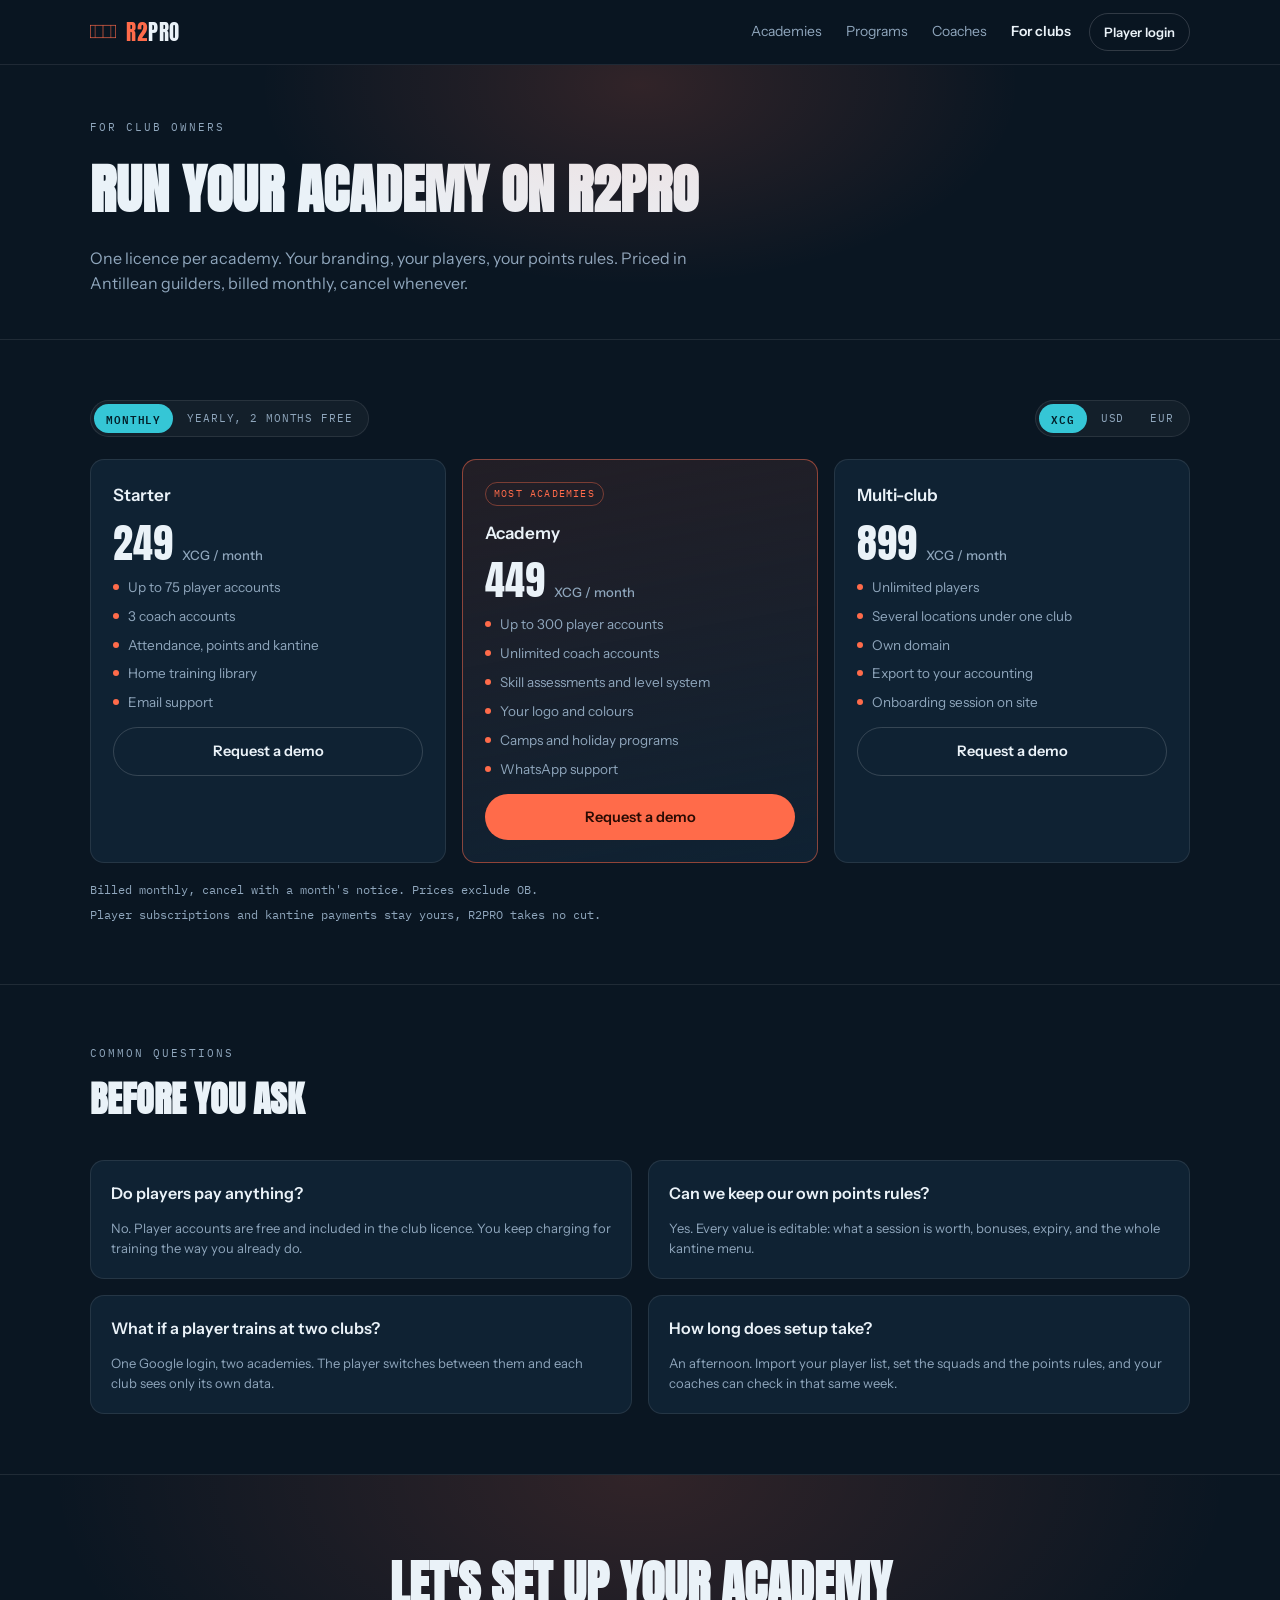
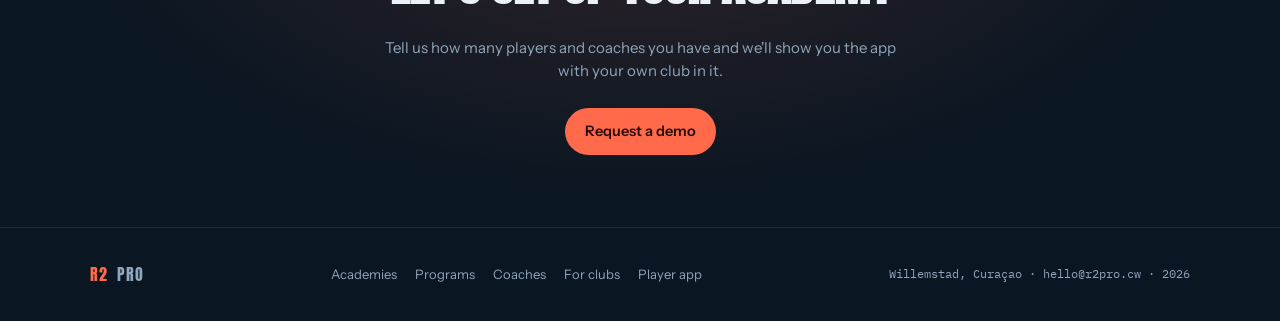
<file: pricing.html>
<!doctype html>
<html lang="en">
<head>
<meta charset="utf-8">
<meta name="viewport" content="width=device-width, initial-scale=1">
<title>Club licence pricing | R2PRO</title>
<meta name="description" content="What it costs to run your padel academy on R2PRO. Starter, Academy and Multi-club plans, billed monthly or yearly.">
<meta name="theme-color" content="#0A1622">
<link rel="canonical" href="https://a3dprintingcw-cyber.github.io/r2pro/pricing.html">
<link rel="icon" href="assets/icon.svg" type="image/svg+xml">
<link rel="apple-touch-icon" href="assets/icon-180.png">
<link rel="manifest" href="manifest.webmanifest">
<meta property="og:type" content="website">
<meta property="og:site_name" content="R2PRO">
<meta property="og:title" content="Club licence pricing | R2PRO">
<meta property="og:description" content="What it costs to run your padel academy on R2PRO. Starter, Academy and Multi-club plans, billed monthly or yearly.">
<meta property="og:url" content="https://a3dprintingcw-cyber.github.io/r2pro/pricing.html">
<meta property="og:image" content="https://a3dprintingcw-cyber.github.io/r2pro/assets/og.png">
<meta property="og:image:width" content="1200">
<meta property="og:image:height" content="630">
<meta name="twitter:card" content="summary_large_image">

<link rel="preconnect" href="https://fonts.googleapis.com">
<link rel="preconnect" href="https://fonts.gstatic.com" crossorigin>
<link rel="stylesheet" href="https://fonts.googleapis.com/css2?family=Anton&family=Instrument+Sans:wght@400;500;600;700&family=IBM+Plex+Mono:wght@400;500;600&display=swap">
<link rel="stylesheet" href="assets/styles.css?v=6">
</head>
<body>
<header class="topbar">
    <div class="wrap topbar-in">
      <a class="brand" href="index.html"><svg class="court-glyph" viewBox="0 0 200 100" aria-hidden="true">
        <rect x="2" y="2" width="196" height="96" fill="none" stroke="#FF6B4A" stroke-width="5"/>
        <line x1="100" y1="2" x2="100" y2="98" stroke="#FF6B4A" stroke-width="5"/>
        <line x1="40" y1="2" x2="40" y2="98" stroke="#FF6B4A" stroke-width="4"/>
        <line x1="160" y1="2" x2="160" y2="98" stroke="#FF6B4A" stroke-width="4"/>
      </svg><span><span class="r2">R2</span>PRO</span></a>
      <nav class="topnav" id="topnav">
        <a href="academies.html">Academies</a>
        <a href="programs.html">Programs</a>
        <a href="coaches.html">Coaches</a>
        <a href="pricing.html" class="here">For clubs</a>
        </nav>
      <button class="menu-btn" id="menuBtn" aria-label="Menu" aria-expanded="false">
        <svg width="18" height="18" viewBox="0 0 20 20" fill="none" stroke="currentColor" stroke-width="1.8" stroke-linecap="round"><path d="M3 6h14M3 10h14M3 14h14"/></svg>
      </button>
      <a class="btn btn-ghost btn-sm" href="app.html">Player login</a>
    </div>
  </header>
  <section class="page-head">
    <div class="wrap inner">
      <div class="eyebrow">For club owners</div>
      <h1>Run your academy on R2PRO</h1>
      <p>One licence per academy. Your branding, your players, your points rules. Priced in Antillean guilders, billed monthly, cancel whenever.</p>
    </div>
  </section>
  <section class="band">
    <div class="wrap">
      <div class="pricebar">
        <div class="seg" role="group" aria-label="Billing period">
          <button data-bill="month" class="on">Monthly</button>
          <button data-bill="year">Yearly, 2 months free</button>
        </div>
        <div class="seg" role="group" aria-label="Currency">
          <button data-cur="XCG" class="on">XCG</button>
          <button data-cur="USD">USD</button>
          <button data-cur="EUR">EUR</button>
        </div>
      </div>
      <div class="grid g3">
        <div class="plan">
          <h3>Starter</h3>
          <div class="amt" data-xcg="249"><span class="amt-val">249</span> <small class="amt-cur">XCG / month</small></div>
          <ul>
            <li>Up to 75 player accounts</li>
            <li>3 coach accounts</li>
            <li>Attendance, points and kantine</li>
            <li>Home training library</li>
            <li>Email support</li>
          </ul>
          <button class="btn btn-ghost" data-toast="Thanks. We'll get back to you about the Starter plan.">Request a demo</button>
        </div>
        <div class="plan pick">
          <span class="tag" style="align-self:flex-start;color:var(--coral);border-color:rgba(255,107,74,.4)">Most academies</span>
          <h3>Academy</h3>
          <div class="amt" data-xcg="449"><span class="amt-val">449</span> <small class="amt-cur">XCG / month</small></div>
          <ul>
            <li>Up to 300 player accounts</li>
            <li>Unlimited coach accounts</li>
            <li>Skill assessments and level system</li>
            <li>Your logo and colours</li>
            <li>Camps and holiday programs</li>
            <li>WhatsApp support</li>
          </ul>
          <button class="btn btn-primary" data-toast="Thanks. We'll get back to you about the Academy plan.">Request a demo</button>
        </div>
        <div class="plan">
          <h3>Multi-club</h3>
          <div class="amt" data-xcg="899"><span class="amt-val">899</span> <small class="amt-cur">XCG / month</small></div>
          <ul>
            <li>Unlimited players</li>
            <li>Several locations under one club</li>
            <li>Own domain</li>
            <li>Export to your accounting</li>
            <li>Onboarding session on site</li>
          </ul>
          <button class="btn btn-ghost" data-toast="Thanks. We'll get back to you about the Multi-club plan.">Request a demo</button>
        </div>
      </div>
      <p class="mono" id="billNote" style="font-size:12px;color:var(--muted);margin-top:18px"></p>
      <p class="mono" style="font-size:12px;color:var(--muted);margin-top:6px">Player subscriptions and kantine payments stay yours, R2PRO takes no cut.</p>
    </div>
  </section>

  <section class="band">
    <div class="wrap">
      <div class="band-head">
        <div class="eyebrow">Common questions</div>
        <h2>Before you ask</h2>
      </div>
      <div class="grid g2">
        <div class="acad"><h3>Do players pay anything?</h3><p>No. Player accounts are free and included in the club licence. You keep charging for training the way you already do.</p></div>
        <div class="acad"><h3>Can we keep our own points rules?</h3><p>Yes. Every value is editable: what a session is worth, bonuses, expiry, and the whole kantine menu.</p></div>
        <div class="acad"><h3>What if a player trains at two clubs?</h3><p>One Google login, two academies. The player switches between them and each club sees only its own data.</p></div>
        <div class="acad"><h3>How long does setup take?</h3><p>An afternoon. Import your player list, set the squads and the points rules, and your coaches can check in that same week.</p></div>
      </div>
    </div>
  </section>

  <section class="cta-band">
    <div class="wrap">
      <h2>Let's set up your academy</h2>
      <p>Tell us how many players and coaches you have and we'll show you the app with your own club in it.</p>
      <button class="btn btn-primary" data-toast="Thanks. We'll be in touch to set up your academy.">Request a demo</button>
    </div>
  </section>
<footer>
    <div class="wrap foot-in">
      <a class="brand" href="index.html" style="font-size:16px"><span class="r2">R2</span>PRO</a>
      <nav class="foot-nav">
        <a href="academies.html">Academies</a>
        <a href="programs.html">Programs</a>
        <a href="coaches.html">Coaches</a>
        <a href="pricing.html">For clubs</a>
        <a href="app.html">Player app</a>
      </nav>
      <div class="mono" style="font-size:11.5px">Willemstad, Cura&ccedil;ao &middot; hello@r2pro.cw &middot; <span id="year"></span></div>
    </div>
  </footer>
  <div class="toast" id="toast" role="status" aria-live="polite"></div>
  <script src="assets/data.js?v=6"></script>
  <script src="assets/site.js?v=6"></script>
  <script src="assets/pricing.js?v=6"></script>
</body>
</html>
</file>
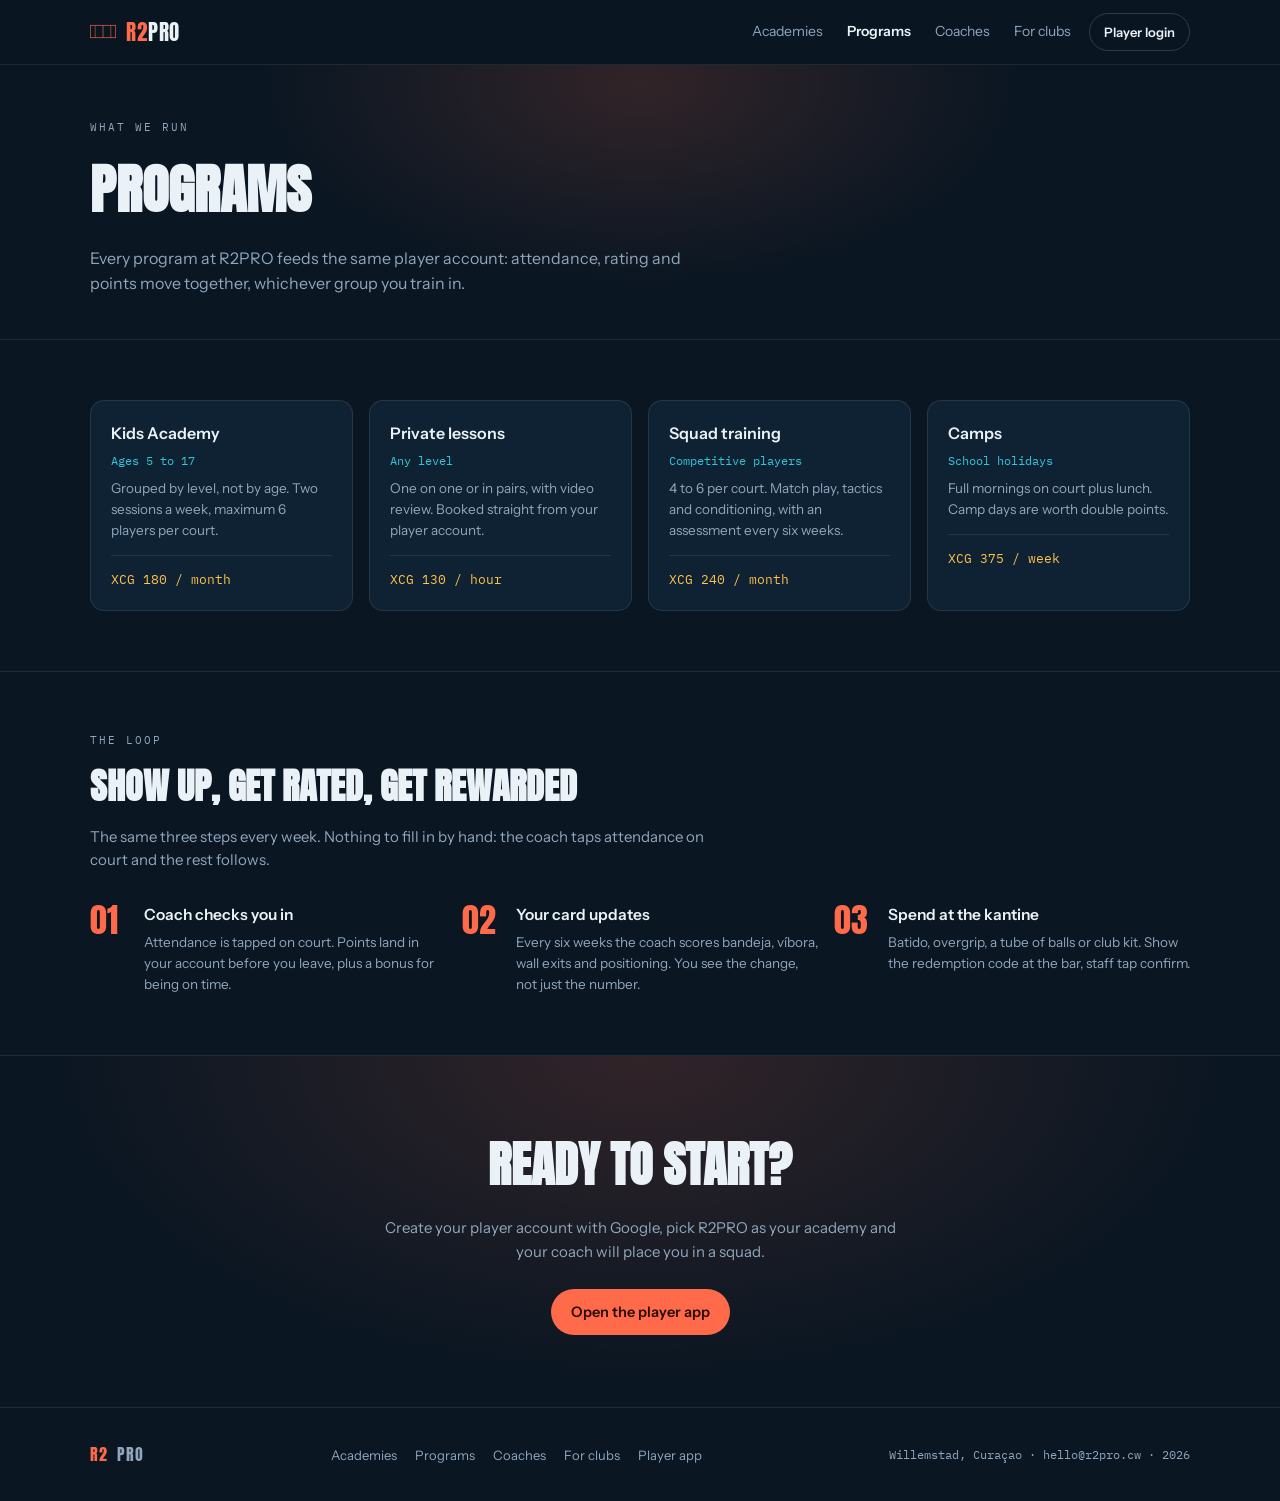
<file: programs.html>
<!doctype html>
<html lang="en">
<head>
<meta charset="utf-8">
<meta name="viewport" content="width=device-width, initial-scale=1">
<title>Programs and the points loop | R2PRO</title>
<meta name="description" content="Kids Academy, private lessons, squad training and camps at R2PRO, and how training turns into points at the kantine.">
<meta name="theme-color" content="#0A1622">
<link rel="canonical" href="https://a3dprintingcw-cyber.github.io/r2pro/programs.html">
<link rel="icon" href="assets/icon.svg" type="image/svg+xml">
<link rel="apple-touch-icon" href="assets/icon-180.png">
<link rel="manifest" href="manifest.webmanifest">
<meta property="og:type" content="website">
<meta property="og:site_name" content="R2PRO">
<meta property="og:title" content="Programs and the points loop | R2PRO">
<meta property="og:description" content="Kids Academy, private lessons, squad training and camps at R2PRO, and how training turns into points at the kantine.">
<meta property="og:url" content="https://a3dprintingcw-cyber.github.io/r2pro/programs.html">
<meta property="og:image" content="https://a3dprintingcw-cyber.github.io/r2pro/assets/og.png">
<meta property="og:image:width" content="1200">
<meta property="og:image:height" content="630">
<meta name="twitter:card" content="summary_large_image">

<link rel="preconnect" href="https://fonts.googleapis.com">
<link rel="preconnect" href="https://fonts.gstatic.com" crossorigin>
<link rel="stylesheet" href="https://fonts.googleapis.com/css2?family=Anton&family=Instrument+Sans:wght@400;500;600;700&family=IBM+Plex+Mono:wght@400;500;600&display=swap">
<link rel="stylesheet" href="assets/styles.css?v=6">
</head>
<body>
<header class="topbar">
    <div class="wrap topbar-in">
      <a class="brand" href="index.html"><svg class="court-glyph" viewBox="0 0 200 100" aria-hidden="true">
        <rect x="2" y="2" width="196" height="96" fill="none" stroke="#FF6B4A" stroke-width="5"/>
        <line x1="100" y1="2" x2="100" y2="98" stroke="#FF6B4A" stroke-width="5"/>
        <line x1="40" y1="2" x2="40" y2="98" stroke="#FF6B4A" stroke-width="4"/>
        <line x1="160" y1="2" x2="160" y2="98" stroke="#FF6B4A" stroke-width="4"/>
      </svg><span><span class="r2">R2</span>PRO</span></a>
      <nav class="topnav" id="topnav">
        <a href="academies.html">Academies</a>
        <a href="programs.html" class="here">Programs</a>
        <a href="coaches.html">Coaches</a>
        <a href="pricing.html">For clubs</a>
        </nav>
      <button class="menu-btn" id="menuBtn" aria-label="Menu" aria-expanded="false">
        <svg width="18" height="18" viewBox="0 0 20 20" fill="none" stroke="currentColor" stroke-width="1.8" stroke-linecap="round"><path d="M3 6h14M3 10h14M3 14h14"/></svg>
      </button>
      <a class="btn btn-ghost btn-sm" href="app.html">Player login</a>
    </div>
  </header>
  <section class="page-head">
    <div class="wrap inner">
      <div class="eyebrow">What we run</div>
      <h1>Programs</h1>
      <p>Every program at R2PRO feeds the same player account: attendance, rating and points move together, whichever group you train in.</p>
    </div>
  </section>
  <section class="band">
    <div class="wrap">
      <div class="grid g4">
        <div class="prog"><h3>Kids Academy</h3><div class="who">Ages 5 to 17</div><p>Grouped by level, not by age. Two sessions a week, maximum 6 players per court.</p><div class="price">XCG 180 / month</div></div>
        <div class="prog"><h3>Private lessons</h3><div class="who">Any level</div><p>One on one or in pairs, with video review. Booked straight from your player account.</p><div class="price">XCG 130 / hour</div></div>
        <div class="prog"><h3>Squad training</h3><div class="who">Competitive players</div><p>4 to 6 per court. Match play, tactics and conditioning, with an assessment every six weeks.</p><div class="price">XCG 240 / month</div></div>
        <div class="prog"><h3>Camps</h3><div class="who">School holidays</div><p>Full mornings on court plus lunch. Camp days are worth double points.</p><div class="price">XCG 375 / week</div></div>
      </div>
    </div>
  </section>

  <section class="band">
    <div class="wrap">
      <div class="band-head">
        <div class="eyebrow">The loop</div>
        <h2>Show up, get rated, get rewarded</h2>
        <p>The same three steps every week. Nothing to fill in by hand: the coach taps attendance on court and the rest follows.</p>
      </div>
      <div class="grid g3">
        <div class="step"><div class="step-n">01</div><div><h3>Coach checks you in</h3><p>Attendance is tapped on court. Points land in your account before you leave, plus a bonus for being on time.</p></div></div>
        <div class="step"><div class="step-n">02</div><div><h3>Your card updates</h3><p>Every six weeks the coach scores bandeja, v&iacute;bora, wall exits and positioning. You see the change, not just the number.</p></div></div>
        <div class="step"><div class="step-n">03</div><div><h3>Spend at the kantine</h3><p>Batido, overgrip, a tube of balls or club kit. Show the redemption code at the bar, staff tap confirm.</p></div></div>
      </div>
    </div>
  </section>

  <section class="cta-band">
    <div class="wrap">
      <h2>Ready to start?</h2>
      <p>Create your player account with Google, pick R2PRO as your academy and your coach will place you in a squad.</p>
      <a class="btn btn-primary" href="app.html">Open the player app</a>
    </div>
  </section>
<footer>
    <div class="wrap foot-in">
      <a class="brand" href="index.html" style="font-size:16px"><span class="r2">R2</span>PRO</a>
      <nav class="foot-nav">
        <a href="academies.html">Academies</a>
        <a href="programs.html">Programs</a>
        <a href="coaches.html">Coaches</a>
        <a href="pricing.html">For clubs</a>
        <a href="app.html">Player app</a>
      </nav>
      <div class="mono" style="font-size:11.5px">Willemstad, Cura&ccedil;ao &middot; hello@r2pro.cw &middot; <span id="year"></span></div>
    </div>
  </footer>
  <div class="toast" id="toast" role="status" aria-live="polite"></div>
  <script src="assets/data.js?v=6"></script>
  <script src="assets/site.js?v=6"></script>
</body>
</html>
</file>
<file: assets/styles.css>
/* R2PRO — shared stylesheet
   Dark, single-theme by choice: this is a court-side app, it commits to one look. */

:root{
  --ink:#0A1622;
  --court:#0F2233;
  --court-hi:#16314A;
  --line:rgba(255,255,255,.09);
  --line-2:rgba(255,255,255,.16);
  --text:#EAF2F8;
  --muted:#8FA6BC;
  --coral:#FF6B4A;
  --coral-dim:rgba(255,107,74,.14);
  --ochre:#FFC24B;
  --ochre-dim:rgba(255,194,75,.14);
  --sea:#35C6D6;
  --good:#5BD98A;
  --f-display:'Anton',Impact,'Arial Narrow Bold',sans-serif;
  --f-body:'Instrument Sans',ui-sans-serif,system-ui,-apple-system,'Segoe UI',Roboto,sans-serif;
  --f-mono:'IBM Plex Mono',ui-monospace,SFMono-Regular,Menlo,monospace;
  --r:14px;
  --r-s:9px;
}
*{box-sizing:border-box}
html{color-scheme:dark}
body{
  margin:0;background:var(--ink);color:var(--text);
  font-family:var(--f-body);font-size:15px;line-height:1.55;
  -webkit-font-smoothing:antialiased;
}
img{max-width:100%}
a{color:inherit;text-decoration:none}
button{font:inherit;color:inherit;cursor:pointer;border:0;background:none}
:focus-visible{outline:2px solid var(--coral);outline-offset:2px;border-radius:4px}
h1,h2,h3,h4{text-wrap:balance;margin:0}
p{margin:0}
.mono{font-family:var(--f-mono)}
.eyebrow{font-family:var(--f-mono);font-size:11px;letter-spacing:.18em;text-transform:uppercase;color:var(--muted)}
.wrap{width:100%;max-width:1140px;margin:0 auto;padding-inline:20px}

/* ---------- buttons ---------- */
.btn{
  display:inline-flex;align-items:center;gap:9px;justify-content:center;
  padding:12px 20px;border-radius:100px;font-weight:600;font-size:14.5px;
  transition:transform .12s ease,background .15s ease,border-color .15s ease;
}
.btn:active{transform:translateY(1px)}
.btn-primary{background:var(--coral);color:#2A0B03}
.btn-primary:hover{background:#ff7f61}
.btn-ghost{border:1px solid var(--line-2);color:var(--text)}
.btn-ghost:hover{border-color:var(--text)}
.btn-google{background:#fff;color:#1c1c1c}
.btn-google:hover{background:#eef1f4}
.btn-sm{padding:8px 14px;font-size:13px}
.btn[disabled]{opacity:.4;cursor:not-allowed}

/* ---------- site chrome ---------- */
.topbar{position:sticky;top:0;z-index:40;backdrop-filter:blur(12px);background:rgba(10,22,34,.86);border-bottom:1px solid var(--line)}
.topbar-in{display:flex;align-items:center;gap:18px;height:64px}
.brand{display:flex;align-items:center;gap:10px;font-family:var(--f-display);font-size:21px;letter-spacing:.04em}
.brand .r2{color:var(--coral)}
.court-glyph{width:26px;height:15px;flex:none}
.topnav{display:flex;gap:24px;margin-left:auto;font-size:14px;color:var(--muted)}
.topnav a:hover{color:var(--text)}
.topnav a.here{color:var(--text);font-weight:600}
.menu-btn{display:none;margin-left:auto;padding:8px;border:1px solid var(--line-2);border-radius:var(--r-s)}
.tag{font-family:var(--f-mono);font-size:10px;letter-spacing:.12em;text-transform:uppercase;padding:3px 8px;border-radius:100px;border:1px solid var(--line-2);color:var(--muted)}

footer{border-top:1px solid var(--line);padding-block:34px;color:var(--muted);font-size:13px;margin-top:auto}
.foot-in{display:flex;flex-wrap:wrap;gap:18px;justify-content:space-between;align-items:center}
.foot-nav{display:flex;flex-wrap:wrap;gap:18px}
.foot-nav a:hover{color:var(--text)}

/* ---------- page header ---------- */
.page-head{border-bottom:1px solid var(--line);padding-block:54px 44px;position:relative;overflow:hidden}
.page-head::after{
  content:"";position:absolute;top:-180px;left:50%;transform:translateX(-50%);
  width:760px;height:400px;border-radius:50%;pointer-events:none;
  background:radial-gradient(closest-side,rgba(255,107,74,.16),transparent);
}
.page-head .inner{position:relative}
.page-head h1{font-family:var(--f-display);font-size:clamp(32px,5.4vw,54px);text-transform:uppercase;margin-block:12px 14px}
.page-head p{color:var(--muted);max-width:58ch;font-size:16px}

section.band{padding-block:60px;border-bottom:1px solid var(--line)}
section.band:last-of-type{border-bottom:0}
.band-head{max-width:62ch;margin-bottom:32px}
.band-head h2{font-family:var(--f-display);font-size:clamp(26px,3.4vw,36px);text-transform:uppercase;margin-block:10px 10px}
.band-head p{color:var(--muted)}

.grid{display:grid;gap:16px}
.g2{grid-template-columns:repeat(2,1fr)}
.g3{grid-template-columns:repeat(3,1fr)}
.g4{grid-template-columns:repeat(4,1fr)}

/* ---------- home hero ---------- */
.hero{position:relative;overflow:hidden;border-bottom:1px solid var(--line)}
.hero-court{position:absolute;inset:auto -10% -30% -10%;width:120%;opacity:.16;pointer-events:none}
.hero-glow{position:absolute;top:-220px;left:50%;transform:translateX(-50%);width:900px;height:520px;border-radius:50%;pointer-events:none;background:radial-gradient(closest-side,rgba(255,107,74,.24),transparent)}
.hero-in{position:relative;display:grid;grid-template-columns:1.15fr .85fr;gap:56px;align-items:center;padding-block:72px 80px}
.hero h1{font-family:var(--f-display);font-size:clamp(44px,7.2vw,82px);line-height:.92;text-transform:uppercase;margin-block:16px 20px}
.hero h1 em{font-style:normal;color:var(--coral)}
.hero-sub{color:var(--muted);font-size:17px;max-width:46ch}
.hero-cta{display:flex;flex-wrap:wrap;gap:12px;margin-top:28px}
.hero-note{margin-top:14px;font-size:12.5px;color:var(--muted);font-family:var(--f-mono)}

.pcard{background:linear-gradient(160deg,var(--court-hi),var(--court));border:1px solid var(--line-2);border-radius:20px;padding:22px;box-shadow:0 30px 60px -30px rgba(0,0,0,.9)}
.pcard-top{display:flex;align-items:center;gap:13px}
.pcard-rows{margin-top:18px;display:grid;gap:10px}
.prow{display:flex;justify-content:space-between;align-items:baseline;gap:12px;font-size:13.5px}
.prow span:first-child{color:var(--muted)}
.prow b{font-family:var(--f-mono);font-weight:600;font-variant-numeric:tabular-nums}
.track{height:5px;border-radius:100px;background:rgba(255,255,255,.1);overflow:hidden}
.track i{display:block;height:100%;border-radius:100px;background:var(--sea)}

.avatar{width:46px;height:46px;border-radius:50%;flex:none;display:grid;place-items:center;font-family:var(--f-display);font-size:17px;color:#2A0B03;background:linear-gradient(140deg,var(--ochre),var(--coral))}
.avatar.sea{background:linear-gradient(140deg,var(--sea),#2E7FB8);color:#03212B}
.avatar.lg{width:64px;height:64px;font-size:23px}

.strip{border-bottom:1px solid var(--line);background:var(--court)}
.strip-in{display:flex;flex-wrap:wrap;gap:10px 34px;padding-block:18px;align-items:center}
.strip-item{display:flex;align-items:baseline;gap:9px;font-size:13px;color:var(--muted)}
.strip-item b{font-family:var(--f-display);font-size:22px;color:var(--text)}

/* feature links on the home page */
.feat{
  background:var(--court);border:1px solid var(--line);border-radius:var(--r);padding:20px;
  display:flex;flex-direction:column;gap:10px;transition:border-color .15s ease,transform .15s ease;
}
.feat:hover{border-color:var(--line-2);transform:translateY(-2px)}
.feat .ic{width:34px;height:34px;border-radius:var(--r-s);display:grid;place-items:center;background:var(--coral-dim);color:var(--coral)}
.feat h3{font-size:16px;font-weight:600}
.feat p{font-size:13.5px;color:var(--muted)}
.feat .go{font-family:var(--f-mono);font-size:12px;color:var(--coral);margin-top:auto}

/* ---------- academies ---------- */
.acad{border:1px solid var(--line);border-radius:var(--r);padding:20px;background:var(--court);display:flex;flex-direction:column;gap:12px}
.acad.live{border-color:rgba(255,107,74,.5);background:linear-gradient(165deg,rgba(255,107,74,.1),var(--court))}
.acad.soon{opacity:.6}
.acad.pitch{border-style:dashed;background:none}
.acad h3{font-size:16px;font-weight:600}
.acad p{font-size:13px;color:var(--muted)}
.dot{width:7px;height:7px;border-radius:50%;background:var(--good);display:inline-block;margin-right:7px;vertical-align:middle}
.dot.off{background:var(--muted)}

.step{display:flex;gap:16px;align-items:flex-start}
.step-n{font-family:var(--f-display);font-size:34px;color:var(--coral);line-height:1;width:38px;flex:none}
.step h3{font-size:15.5px;font-weight:600;margin-bottom:5px}
.step p{font-size:13.5px;color:var(--muted)}

.prog{border:1px solid var(--line);border-radius:var(--r);padding:20px;background:var(--court);display:flex;flex-direction:column}
.prog h3{font-size:16px;font-weight:600;margin-bottom:6px}
.prog .who{font-family:var(--f-mono);font-size:11.5px;color:var(--sea);margin-bottom:8px}
.prog p{font-size:13.5px;color:var(--muted)}
.prog .price{margin-top:14px;padding-top:14px;border-top:1px solid var(--line);font-family:var(--f-mono);font-size:13px;color:var(--ochre)}

/* ---------- pricing ---------- */
.plan{border:1px solid var(--line);border-radius:var(--r);padding:22px;background:var(--court);display:flex;flex-direction:column;gap:14px}
.plan.pick{border-color:rgba(255,107,74,.5);background:linear-gradient(170deg,rgba(255,107,74,.1),var(--court))}
.plan h3{font-size:17px;font-weight:600}
.plan .amt{font-family:var(--f-display);font-size:40px;line-height:1}
.plan .amt small{font-family:var(--f-body);font-size:13px;font-weight:500;color:var(--muted)}
.plan ul{list-style:none;margin:0;padding:0;display:grid;gap:8px;font-size:13.5px;color:var(--muted)}
.plan li{display:flex;gap:9px;align-items:flex-start}
.plan li::before{content:"";width:6px;height:6px;border-radius:50%;background:var(--coral);flex:none;margin-top:7px}

/* ---------- coaches ---------- */
.coach{border:1px solid var(--line);border-radius:var(--r);padding:18px;background:var(--court);display:flex;flex-direction:column;gap:12px}
.coach-top{display:flex;gap:13px;align-items:center}
.coach-top h3{font-size:15.5px;font-weight:600}
.coach-role{font-size:12px;color:var(--coral);font-family:var(--f-mono);letter-spacing:.04em}
.coach p{font-size:13px;color:var(--muted)}
.chips{display:flex;flex-wrap:wrap;gap:6px}
.chip{font-family:var(--f-mono);font-size:10.5px;letter-spacing:.06em;text-transform:uppercase;padding:4px 9px;border-radius:100px;background:rgba(255,255,255,.06);color:var(--muted);border:1px solid var(--line)}
.chip.ochre{color:var(--ochre);border-color:var(--ochre-dim);background:var(--ochre-dim)}
.chip.sea{color:var(--sea);border-color:rgba(53,198,214,.22);background:rgba(53,198,214,.1)}
.cprof{background:var(--court);border:1px solid var(--line);border-radius:var(--r);padding:18px;display:flex;gap:16px}
.cprof .body{display:flex;flex-direction:column;gap:9px;min-width:0}
.cprof h3{font-size:16px;font-weight:600}

.cta-band{padding-block:72px;text-align:center;background:radial-gradient(ellipse at 50% 0%,rgba(255,107,74,.16),transparent 65%)}
.cta-band h2{font-family:var(--f-display);font-size:clamp(28px,4.6vw,48px);text-transform:uppercase;margin-bottom:14px}
.cta-band p{color:var(--muted);max-width:52ch;margin:0 auto 26px}

/* ================= APP ================= */
.appbar{position:sticky;top:0;z-index:50;background:rgba(10,22,34,.92);backdrop-filter:blur(12px);border-bottom:1px solid var(--line)}
.appbar-in{display:flex;align-items:center;gap:14px;height:62px;padding-inline:20px;max-width:1240px;margin:0 auto}
.switcher{position:relative;margin-left:6px}
.switch-btn{display:flex;align-items:center;gap:9px;padding:7px 12px;border-radius:100px;border:1px solid var(--line-2);font-size:13px}
.switch-btn:hover{border-color:var(--text)}
.switch-menu{position:absolute;top:calc(100% + 8px);left:0;width:252px;background:var(--court-hi);border:1px solid var(--line-2);border-radius:var(--r);padding:6px;box-shadow:0 24px 50px -20px rgba(0,0,0,.9)}
.switch-menu button{display:block;width:100%;text-align:left;padding:10px 12px;border-radius:var(--r-s);font-size:13.5px}
.switch-menu button:hover{background:rgba(255,255,255,.07)}
.switch-menu .sub{display:block;font-size:11.5px;color:var(--muted);font-family:var(--f-mono)}
.pts-chip{margin-left:auto;display:flex;align-items:center;gap:8px;padding:7px 14px;border-radius:100px;background:var(--ochre-dim);border:1px solid rgba(255,194,75,.3);color:var(--ochre);font-family:var(--f-mono);font-weight:600;font-size:13.5px;font-variant-numeric:tabular-nums}

.shell{display:grid;grid-template-columns:216px 1fr;max-width:1240px;margin:0 auto}
.side{border-right:1px solid var(--line);padding:20px 14px;position:sticky;top:62px;height:calc(100vh - 62px)}
.side nav{display:flex;flex-direction:column;gap:3px}
.navbtn{display:flex;align-items:center;gap:11px;padding:10px 12px;border-radius:var(--r-s);font-size:14px;color:var(--muted);width:100%;text-align:left}
.navbtn:hover{background:rgba(255,255,255,.05);color:var(--text)}
.navbtn.active{background:var(--coral-dim);color:var(--coral);font-weight:600}
.navbtn svg{flex:none}
.side-foot{position:absolute;bottom:20px;left:14px;right:14px;font-size:11.5px;color:var(--muted);font-family:var(--f-mono);line-height:1.5}
.main{padding:28px 24px 110px;min-width:0}
.view{display:none}
.view.on{display:block}
.view-head{margin-bottom:22px}
.view-head h2{font-family:var(--f-display);font-size:30px;text-transform:uppercase}
.view-head p{color:var(--muted);font-size:14px;margin-top:4px}

.card{background:var(--court);border:1px solid var(--line);border-radius:var(--r);padding:18px}
.card-hd{display:flex;align-items:center;justify-content:space-between;gap:12px;margin-bottom:14px}
.card-hd h3{font-size:14px;font-weight:600}

.tiles{display:grid;grid-template-columns:repeat(4,1fr);gap:14px}
.tile{background:var(--court);border:1px solid var(--line);border-radius:var(--r);padding:16px;position:relative;overflow:hidden}
.tile .lab{font-family:var(--f-mono);font-size:10.5px;letter-spacing:.14em;text-transform:uppercase;color:var(--muted)}
.tile .val{font-family:var(--f-display);font-size:38px;margin-top:8px;display:flex;align-items:baseline;gap:6px;line-height:.9}
.tile .val small{font-family:var(--f-body);font-size:13px;font-weight:500;color:var(--muted)}
.tile .delta{margin-top:8px;font-size:12px;font-family:var(--f-mono);color:var(--good)}
.tile::after{content:"";position:absolute;left:0;top:0;bottom:0;width:3px;background:var(--sea)}
.tile.pts::after{background:var(--ochre)}
.tile.rate::after{background:var(--coral)}
.tile.streak::after{background:var(--good)}

.next{background:linear-gradient(150deg,rgba(255,107,74,.16),var(--court) 60%);border:1px solid rgba(255,107,74,.3);border-radius:var(--r);padding:20px;display:flex;flex-wrap:wrap;gap:18px;align-items:center;justify-content:space-between}
.next .when{font-family:var(--f-display);font-size:26px;text-transform:uppercase}
.next .meta{color:var(--muted);font-size:13.5px;margin-top:4px}

.feed{display:flex;flex-direction:column}
.fitem{display:flex;gap:12px;align-items:flex-start;padding:11px 0;border-bottom:1px solid var(--line)}
.fitem:last-child{border-bottom:0;padding-bottom:0}
.fdot{width:8px;height:8px;border-radius:50%;margin-top:7px;flex:none;background:var(--sea)}
.fdot.o{background:var(--ochre)}
.fdot.g{background:var(--good)}
.fitem .t{font-size:13.5px}
.fitem .d{font-size:11.5px;color:var(--muted);font-family:var(--f-mono);margin-top:2px}
.fitem .amt{margin-left:auto;font-family:var(--f-mono);font-size:13px;color:var(--ochre);white-space:nowrap;font-weight:600}
.fitem .amt.neg{color:var(--muted)}

.skills{display:grid;grid-template-columns:repeat(3,1fr);gap:14px}
.skill{background:var(--court);border:1px solid var(--line);border-radius:var(--r);padding:16px}
.skill-top{display:flex;justify-content:space-between;align-items:flex-start;gap:10px}
.skill-name{font-size:14.5px;font-weight:600}
.skill-es{font-family:var(--f-mono);font-size:11px;color:var(--muted);margin-top:2px}
.skill-score{font-family:var(--f-display);font-size:28px;line-height:1}
.skill-score small{font-family:var(--f-body);font-size:12px;color:var(--muted);font-weight:500}
.skill .track{margin-top:13px}
.skill .track i{background:linear-gradient(90deg,var(--sea),var(--coral))}
.skill-foot{display:flex;justify-content:space-between;gap:10px;margin-top:10px;font-size:11.5px;color:var(--muted);font-family:var(--f-mono)}
.up{color:var(--good)}

.two{display:grid;grid-template-columns:1.05fr .95fr;gap:16px}
.note{border-left:2px solid var(--coral);padding:2px 0 2px 14px;margin-bottom:14px}
.note p{font-size:13.5px}
.note .by{font-size:11.5px;color:var(--muted);font-family:var(--f-mono);margin-top:5px}

.balance{background:linear-gradient(150deg,rgba(255,194,75,.18),var(--court) 62%);border:1px solid rgba(255,194,75,.32);border-radius:var(--r);padding:24px;display:flex;flex-wrap:wrap;gap:20px;align-items:center;justify-content:space-between}
.balance .big{font-family:var(--f-display);font-size:62px;line-height:.9;color:var(--ochre)}
.balance .lab{font-family:var(--f-mono);font-size:11px;letter-spacing:.16em;text-transform:uppercase;color:var(--muted)}
.earn{display:flex;flex-wrap:wrap;gap:8px}

.shop{display:grid;grid-template-columns:repeat(4,1fr);gap:14px}
.item{background:var(--court);border:1px solid var(--line);border-radius:var(--r);padding:15px;display:flex;flex-direction:column;gap:9px}
.item .ico{font-size:26px;line-height:1}
.item h4{font-size:14px;font-weight:600}
.item .sub{font-size:11.5px;color:var(--muted);font-family:var(--f-mono)}
.item .cost{font-family:var(--f-mono);font-weight:600;color:var(--ochre);font-size:14px;margin-top:auto}
.item button{width:100%;border:1px solid var(--line-2);border-radius:100px;padding:8px;font-size:12.5px;font-weight:600}
.item button:hover:not([disabled]){background:var(--ochre);color:#2B1B00;border-color:var(--ochre)}

.filters{display:flex;flex-wrap:wrap;gap:8px;margin-bottom:16px}
.fbtn{font-family:var(--f-mono);font-size:11.5px;letter-spacing:.06em;text-transform:uppercase;padding:7px 13px;border-radius:100px;border:1px solid var(--line);color:var(--muted)}
.fbtn.on{background:var(--coral);border-color:var(--coral);color:#2A0B03;font-weight:600}
.drills{display:grid;grid-template-columns:repeat(3,1fr);gap:14px}
.drill{background:var(--court);border:1px solid var(--line);border-radius:var(--r);overflow:hidden;display:flex;flex-direction:column}
.thumb{height:112px;position:relative;display:grid;place-items:center;border-bottom:1px solid var(--line)}
.thumb .play{width:42px;height:42px;border-radius:50%;background:rgba(10,22,34,.6);border:1px solid rgba(255,255,255,.35);display:grid;place-items:center}
.thumb .dur{position:absolute;right:9px;bottom:9px;font-family:var(--f-mono);font-size:11px;background:rgba(10,22,34,.78);padding:3px 7px;border-radius:5px}
.drill-body{padding:14px;display:flex;flex-direction:column;gap:9px;flex:1}
.drill h4{font-size:14.5px;font-weight:600}
.drill .by{font-size:11.5px;color:var(--muted);font-family:var(--f-mono)}
.drill .done{margin-top:auto;border:1px solid var(--line-2);border-radius:100px;padding:8px;font-size:12.5px;font-weight:600}
.drill .done:hover{border-color:var(--good);color:var(--good)}
.drill.complete{opacity:.62}
.drill.complete .done{background:rgba(91,217,138,.14);border-color:rgba(91,217,138,.4);color:var(--good)}
.upload{border:1.5px dashed var(--line-2);border-radius:var(--r);display:flex;flex-direction:column;align-items:center;justify-content:center;gap:8px;padding:26px;text-align:center;color:var(--muted);min-height:220px}
.upload:hover{border-color:var(--coral);color:var(--coral)}

.cgrid{display:grid;grid-template-columns:repeat(2,1fr);gap:14px}

.tabbar{display:none;position:fixed;left:0;right:0;bottom:0;z-index:60;background:rgba(10,22,34,.96);backdrop-filter:blur(12px);border-top:1px solid var(--line);padding:7px 6px calc(7px + env(safe-area-inset-bottom))}
.tabbar nav{display:flex;justify-content:space-around}
.tabbtn{display:flex;flex-direction:column;align-items:center;gap:3px;padding:5px 8px;color:var(--muted);font-size:10px;font-family:var(--f-mono)}
.tabbtn.active{color:var(--coral)}

.toast{position:fixed;left:50%;bottom:26px;transform:translate(-50%,20px);z-index:99;background:var(--court-hi);border:1px solid var(--line-2);border-radius:100px;padding:11px 20px;font-size:13.5px;box-shadow:0 20px 40px -16px rgba(0,0,0,.9);opacity:0;pointer-events:none;transition:opacity .2s ease,transform .2s ease}
.toast.show{opacity:1;transform:translate(-50%,0)}
.proto{position:fixed;right:14px;top:74px;z-index:70;font-family:var(--f-mono);font-size:10px;letter-spacing:.14em;text-transform:uppercase;color:var(--muted);border:1px solid var(--line);background:rgba(10,22,34,.8);padding:5px 10px;border-radius:100px}

@media (prefers-reduced-motion:reduce){*{transition:none!important;animation:none!important}}

@media (max-width:1000px){
  .hero-in{grid-template-columns:1fr;gap:40px;padding-block:52px 60px}
  .g4{grid-template-columns:repeat(2,1fr)}
  .tiles{grid-template-columns:repeat(2,1fr)}
  .skills{grid-template-columns:repeat(2,1fr)}
  .drills{grid-template-columns:repeat(2,1fr)}
  .shop{grid-template-columns:repeat(3,1fr)}
  .two{grid-template-columns:1fr}
  .shell{grid-template-columns:1fr}
  .side{display:none}
  .tabbar{display:block}
  .main{padding:22px 18px 96px}
}
@media (max-width:680px){
  .topnav{display:none}
  .topnav.open{display:flex;position:absolute;top:64px;left:0;right:0;flex-direction:column;gap:0;background:var(--court);border-bottom:1px solid var(--line);padding:8px 20px 16px}
  .topnav.open a{padding:10px 0;border-bottom:1px solid var(--line)}
  .menu-btn{display:block}
  .g2,.g3,.g4{grid-template-columns:1fr}
  .skills,.drills,.cgrid{grid-template-columns:1fr}
  .shop{grid-template-columns:repeat(2,1fr)}
  .tiles{grid-template-columns:repeat(2,1fr)}
  .balance .big{font-size:48px}
  .view-head h2{font-size:24px}
  .cprof{flex-direction:column}
  .page-head{padding-block:38px 32px}
}

/* ---------- skill profile carousel (radar <-> body map) ---------- */
.pcarousel{position:relative}
.pslides{
  display:flex;overflow-x:auto;scroll-snap-type:x mandatory;
  scrollbar-width:none;-ms-overflow-style:none;-webkit-overflow-scrolling:touch;
}
.pslides::-webkit-scrollbar{display:none}
.pslide{flex:0 0 100%;min-width:0;scroll-snap-align:center}
.pseg{display:flex;gap:3px;padding:3px;border:1px solid var(--line);border-radius:100px;background:rgba(255,255,255,.04)}
.pseg button{
  padding:5px 11px;border-radius:100px;font-family:var(--f-mono);
  font-size:10.5px;letter-spacing:.08em;text-transform:uppercase;color:var(--muted);
}
.pseg button:hover{color:var(--text)}
.pseg button.on{background:var(--coral);color:#2A0B03;font-weight:600}
.pfoot{
  display:flex;align-items:center;justify-content:space-between;gap:12px;
  margin-top:10px;padding-top:10px;border-top:1px solid var(--line);
  font-family:var(--f-mono);font-size:10.5px;letter-spacing:.06em;text-transform:uppercase;color:var(--muted);
}
.scale{display:flex;gap:10px;flex-wrap:wrap}
.scale span{display:flex;align-items:center;gap:5px}
.scale i{width:8px;height:8px;border-radius:2px;display:block}
.swipe{display:flex;align-items:center;gap:6px;white-space:nowrap}
@media (max-width:680px){ .pfoot{flex-direction:column;align-items:flex-start;gap:8px} }

/* ---------- body map slide: a pose per shot ---------- */
.bmap{
  display:grid;grid-template-columns:minmax(140px,1fr) minmax(176px,.95fr);
  gap:14px;align-items:center;padding:4px 2px;
}
.bstage{display:flex;flex-direction:column;gap:6px;min-width:0}
.bfig svg{width:100%;height:auto;display:block;max-height:280px;margin:0 auto}
.bcap{text-align:center}
.bcap .bk{font-family:var(--f-display);font-size:21px;text-transform:uppercase;letter-spacing:.01em}
.bcap .be{font-family:var(--f-mono);font-size:10px;letter-spacing:.06em;text-transform:uppercase;color:var(--muted);margin-top:2px}
.bcap .bv{font-family:var(--f-display);font-size:34px;line-height:1;margin-top:6px}
.bcap .bv small{font-family:var(--f-body);font-size:12px;font-weight:500;color:var(--muted)}

.blist{display:flex;flex-direction:column;gap:1px;min-width:0}
.brow{
  display:grid;grid-template-columns:9px 1fr auto;gap:10px;align-items:center;
  padding:6px 9px;border-radius:var(--r-s);text-align:left;width:100%;
  border:1px solid transparent;transition:background .14s ease,border-color .14s ease;
}
.brow:hover{background:rgba(255,255,255,.06)}
.brow.on{background:rgba(255,255,255,.07);border-color:var(--line-2)}
.bd{width:9px;height:9px;border-radius:50%}
.bn{font-size:13px;font-weight:500;min-width:0;display:flex;flex-direction:column;line-height:1.25}
.bn small{font-family:var(--f-mono);font-size:9.5px;letter-spacing:.06em;text-transform:uppercase;color:var(--muted);font-weight:400}
.bs{font-family:var(--f-display);font-size:19px;font-variant-numeric:tabular-nums;line-height:1}
.pslide{display:flex;align-items:center}
.pslide > *{width:100%}
@media (max-width:560px){
  .bmap{grid-template-columns:1fr;gap:10px}
  .bfig svg{max-height:220px}
}

/* ============================================================
   v2 — schedule, squad, coach tools, kantine, modal, language
   ============================================================ */

html{scroll-behavior:smooth}
.skip{position:absolute;left:-9999px;top:0;z-index:100;background:var(--coral);color:#2A0B03;padding:10px 16px;border-radius:0 0 10px 0;font-weight:600}
.skip:focus{left:0}
.muted{color:var(--muted);font-size:13.5px}
.small{font-size:12.5px}
.coral{color:var(--coral)}
.stack{margin-top:18px}
.stack-col{display:flex;flex-direction:column;gap:16px}
.track.tall{height:8px}
.empty{color:var(--muted);font-size:13px;padding:10px 0}
.row-btns{display:flex;gap:8px;flex-wrap:wrap;margin-top:2px}
.cbio{font-size:13px;color:var(--muted)}
.link-btn{font-family:var(--f-mono);font-size:11.5px;letter-spacing:.06em;text-transform:uppercase;color:var(--muted);text-decoration:underline;text-underline-offset:3px;padding:6px 0}
.link-btn:hover{color:var(--text)}
.skill-foot .down{color:#FF5A5A}

/* app chrome */
.app-body{padding-bottom:env(safe-area-inset-bottom)}
.proto{top:auto;bottom:calc(76px + env(safe-area-inset-bottom));right:12px;max-width:62vw;text-align:right;line-height:1.5;text-transform:none;letter-spacing:.02em;font-size:9.5px}
.netbar{position:sticky;top:0;z-index:60;background:var(--ochre);color:#2A1B03;font-size:12.5px;font-weight:600;padding:7px 16px;text-align:center}
.appbar-in{gap:10px}
.seg{display:flex;gap:2px;padding:3px;border:1px solid var(--line);border-radius:100px;background:rgba(255,255,255,.04)}
.seg button{padding:6px 12px;border-radius:100px;font-family:var(--f-mono);font-size:10.5px;letter-spacing:.08em;text-transform:uppercase;color:var(--muted)}
.seg button:hover{color:var(--text)}
.seg button.on{background:var(--sea);color:#03212B;font-weight:600}
.roles{margin-left:auto}
.langpick{display:flex;gap:4px;margin-bottom:12px}
.langpick button{padding:4px 8px;border-radius:6px;border:1px solid var(--line);font-family:var(--f-mono);font-size:10.5px;color:var(--muted)}
.langpick button.on{background:var(--coral-dim);border-color:rgba(255,107,74,.45);color:var(--coral)}
.signout{color:var(--coral);text-decoration:underline;display:inline-block;margin-top:6px}
.side-foot{position:absolute;bottom:18px;left:14px;right:14px}

/* dashboard extras */
.next{margin-bottom:16px}
.next-act{display:flex;gap:10px;flex-wrap:wrap}
.tiles{margin-bottom:16px}
.goal{display:flex;align-items:center;gap:14px;margin-top:14px;padding-top:14px;border-top:1px solid var(--line)}
.ring-txt b{font-family:var(--f-display);font-size:22px;display:block;line-height:1}
.ring-txt span{font-size:12.5px;color:var(--muted)}
.goal svg{flex:none}

/* schedule */
.sessions{display:flex;flex-direction:column;gap:12px}
.sess{display:grid;grid-template-columns:84px 1fr auto;gap:16px;align-items:center;background:var(--court);border:1px solid var(--line);border-left:3px solid var(--line-2);border-radius:var(--r);padding:16px 18px}
.sess.in{border-left-color:var(--good);background:linear-gradient(100deg,rgba(91,217,138,.09),var(--court) 40%)}
.sess.out{opacity:.55;border-left-color:var(--muted)}
.sess-when{display:flex;flex-direction:column;gap:2px}
.sess-when b{font-family:var(--f-display);font-size:17px;text-transform:uppercase;line-height:1.1}
.sess-when span{font-family:var(--f-mono);font-size:15px;color:var(--coral)}
.sess-body{min-width:0;display:flex;flex-direction:column;gap:6px}
.sess-body h4{font-size:15px;font-weight:600}
.sess-meta{font-family:var(--f-mono);font-size:11.5px;color:var(--muted)}
.sess-body p{font-size:13px;color:var(--muted)}
.sess-act{display:flex;flex-direction:column;gap:7px;align-items:stretch;text-align:center}

/* squad standings */
.standings{display:flex;flex-direction:column}
.rank{display:grid;grid-template-columns:26px 30px 1fr auto auto;gap:12px;align-items:center;padding:10px 0;border-bottom:1px solid var(--line)}
.rank:last-child{border-bottom:0}
.rank.me{background:linear-gradient(90deg,var(--coral-dim),transparent);margin-inline:-18px;padding-inline:18px;border-radius:var(--r-s)}
.rank .pos{font-family:var(--f-display);font-size:18px;color:var(--muted);text-align:center}
.rank.me .pos{color:var(--coral)}
.avatar.sm{width:30px;height:30px;font-size:11px}
.rank .who{font-size:13.5px;display:flex;flex-direction:column;line-height:1.3;min-width:0}
.rank .who em{font-style:normal;color:var(--coral);font-family:var(--f-mono);font-size:11px;text-transform:uppercase}
.rank .who small{font-family:var(--f-mono);font-size:10.5px;color:var(--muted)}
.rank .fire{font-family:var(--f-mono);font-size:12px;color:var(--muted)}
.rank .pt{font-family:var(--f-mono);font-weight:600;font-size:14px;color:var(--ochre);font-variant-numeric:tabular-nums}

.badges{display:grid;grid-template-columns:repeat(4,1fr);gap:12px}
.badge{background:var(--court);border:1px solid var(--line);border-radius:var(--r);padding:16px;display:flex;flex-direction:column;gap:5px;align-items:flex-start}
.badge .bi{font-size:24px;line-height:1}
.badge b{font-size:13.5px;font-weight:600}
.badge small{font-size:11.5px;color:var(--muted);line-height:1.4}
.badge.off{opacity:.42;border-style:dashed}
.badge.off .bi{filter:grayscale(1)}

/* coach tools */
.roster{display:flex;flex-direction:column;gap:4px}
.rrow{display:grid;grid-template-columns:30px 1fr auto;gap:12px;align-items:center;text-align:left;padding:8px 10px;border-radius:var(--r-s);border:1px solid transparent;width:100%}
.rrow:hover{background:rgba(255,255,255,.05)}
.rrow.on{background:rgba(91,217,138,.1);border-color:rgba(91,217,138,.35)}
.rrow .who{font-size:13.5px;display:flex;flex-direction:column;line-height:1.3}
.rrow .who small{font-family:var(--f-mono);font-size:10.5px;color:var(--muted)}
.rrow .state{font-family:var(--f-mono);font-size:11px;letter-spacing:.06em;text-transform:uppercase;color:var(--muted)}
.rrow.on .state{color:var(--good)}

.field{display:flex;flex-direction:column;gap:6px;margin-bottom:12px}
.field > span{font-family:var(--f-mono);font-size:10.5px;letter-spacing:.12em;text-transform:uppercase;color:var(--muted)}
.field input,.field select{
  background:rgba(255,255,255,.05);border:1px solid var(--line-2);border-radius:var(--r-s);
  color:var(--text);font:inherit;font-size:14px;padding:10px 12px;width:100%;
}
.field input:focus,.field select:focus{border-color:var(--coral);outline:none}
.field-row{display:grid;grid-template-columns:1fr 1fr;gap:12px}
.field.range span b{font-family:var(--f-mono);color:var(--coral);font-size:14px}
.field input[type=range]{padding:0;background:none;border:0;accent-color:var(--coral)}

/* kantine staff */
.bar-card{max-width:460px}
.codein{font-family:var(--f-mono);font-size:30px!important;letter-spacing:.28em;text-align:center;text-transform:uppercase}
.verdict{margin-top:16px;border-radius:var(--r);padding:16px;display:flex;flex-direction:column;gap:6px;border:1px solid var(--line-2)}
.verdict b{font-family:var(--f-display);font-size:20px;text-transform:uppercase}
.verdict span{font-size:13px;color:var(--muted)}
.verdict .big{font-size:17px;color:var(--text);font-weight:600}
.verdict.good{background:rgba(91,217,138,.1);border-color:rgba(91,217,138,.4)}
.verdict.good b{color:var(--good)}
.verdict.warn{background:var(--ochre-dim);border-color:rgba(255,194,75,.4)}
.verdict.warn b{color:var(--ochre)}
.verdict.bad{background:rgba(255,90,90,.1);border-color:rgba(255,90,90,.4)}
.verdict.bad b{color:#FF5A5A;font-size:15px;text-transform:none;font-family:var(--f-body)}
.verdict .btn{margin-top:8px}

/* modal with the kantine code */
.modal[hidden]{display:none}
.modal{position:fixed;inset:0;z-index:90;background:rgba(5,12,20,.72);backdrop-filter:blur(6px);display:grid;place-items:center;padding:20px;animation:fade .18s ease}
.sheet{position:relative;width:100%;max-width:360px;background:var(--court-hi);border:1px solid var(--line-2);border-radius:20px;padding:26px 22px;box-shadow:0 40px 80px -30px #000;animation:pop .22s cubic-bezier(.2,.9,.3,1.2)}
.sheet-x{position:absolute;top:10px;right:14px;font-size:26px;line-height:1;color:var(--muted)}
.sheet-x:hover{color:var(--text)}
@keyframes fade{from{opacity:0}}
@keyframes pop{from{opacity:0;transform:translateY(14px) scale(.97)}}
.code-wrap{text-align:center;display:flex;flex-direction:column;align-items:center;gap:10px}
.code-wrap h3{font-family:var(--f-display);font-size:24px;text-transform:uppercase}
.qr{width:190px;padding:10px;background:#fff;border-radius:12px}
.qr svg{display:block;width:100%;height:auto}
.code-big{font-family:var(--f-mono);font-size:30px;font-weight:600;letter-spacing:.28em;padding-left:.28em;color:var(--ochre)}
.code-exp{font-family:var(--f-mono);font-size:12px;color:var(--sea)}
.code-exp.dead{color:#FF5A5A}
.code-note{font-size:12.5px;color:var(--muted)}

/* upload tile is a button now */
.upload{display:flex;flex-direction:column;align-items:center;justify-content:center;gap:7px;text-align:center;color:var(--muted);border:1px dashed var(--line-2);border-radius:var(--r);padding:22px;min-height:150px;width:100%}
.upload:hover{border-color:var(--coral);color:var(--text)}
.ul-t{font-weight:600;font-size:13.5px}
.ul-s{font-size:12px;max-width:24ch}

/* install prompt */
.installbar{position:fixed;left:12px;right:12px;bottom:calc(78px + env(safe-area-inset-bottom));z-index:80;display:flex;align-items:center;gap:10px;background:var(--court-hi);border:1px solid var(--line-2);border-radius:100px;padding:8px 10px 8px 18px;font-size:13px;box-shadow:0 20px 40px -20px #000}
.installbar span{margin-right:auto}

@media (max-width:900px){
  .roles{order:3;margin-left:0}
  .appbar-in{flex-wrap:wrap;height:auto;padding-block:10px;gap:8px}
  .switcher{order:4}
  .badges{grid-template-columns:repeat(2,1fr)}
}
@media (max-width:680px){
  .sess{grid-template-columns:64px 1fr;gap:12px}
  .sess-act{grid-column:1 / -1;flex-direction:row;flex-wrap:wrap}
  .sess-act .btn{flex:1}
  .field-row{grid-template-columns:1fr}
  .rank{grid-template-columns:22px 28px 1fr auto;gap:9px}
  .rank .fire{display:none}
  .installbar{border-radius:14px;flex-wrap:wrap}
}

/* pricing controls */
.pricebar{display:flex;flex-wrap:wrap;gap:10px;justify-content:space-between;align-items:center;margin-bottom:22px}
.pricebar .seg button{font-size:11px}
.plan .amt-val{font-variant-numeric:tabular-nums}

/* ============================================================
   Court-side additions: scanning, live codes, the bar queue,
   the next action card, and the phone-first behaviour that makes
   all of it usable one-handed on a wet phone.
   ============================================================ */

/* ---------- body lock while a sheet is open (iOS safe) ---------- */
body.locked{position:fixed;left:0;right:0;width:100%;overflow:hidden}

/* ---------- toast gains an action ---------- */
.toast{display:flex;align-items:center;gap:14px}
.toast-act{font-family:var(--f-mono);font-size:12px;letter-spacing:.1em;text-transform:uppercase;color:var(--ochre);padding:2px 2px;min-height:auto}
.toast-act:hover{color:#ffd47a}

/* ---------- do this next ---------- */
.nba{
  display:grid;grid-template-columns:1fr auto;align-items:center;gap:4px 14px;
  width:100%;text-align:left;margin-top:14px;padding:16px 18px;
  background:linear-gradient(120deg,var(--coral-dim),rgba(53,198,214,.10));
  border:1px solid rgba(255,107,74,.34);border-radius:var(--r);
  transition:border-color .18s ease,transform .18s ease;
}
.nba:hover{border-color:var(--coral)}
.nba:active{transform:translateY(1px)}
.nba-eye{grid-column:1;font-family:var(--f-mono);font-size:10.5px;letter-spacing:.18em;text-transform:uppercase;color:var(--coral)}
.nba-t{grid-column:1;font-weight:600;font-size:15.5px}
.nba-s{grid-column:1;font-size:13px;color:var(--muted)}
.nba-arrow{grid-column:2;grid-row:1/4;color:var(--coral);flex:none}

/* ---------- the live code the player still has to spend ---------- */
.livecode{margin-bottom:14px}
.lc-in{
  display:flex;align-items:center;justify-content:space-between;gap:14px;flex-wrap:wrap;
  padding:14px 16px;border-radius:var(--r);
  background:var(--ochre-dim);border:1px solid rgba(255,194,75,.36);
}
.lc-item{font-weight:600;font-size:15px;margin-top:2px}
.lc-meta{font-family:var(--f-mono);font-size:12.5px;color:var(--ochre)}
.lc-meta b{letter-spacing:.2em}

/* ---------- tappable history rows ---------- */
.fitem.tap{width:100%;text-align:left;border-radius:var(--r-s);transition:background .16s ease}
.fitem.tap:hover{background:rgba(255,255,255,.045)}
.fitem.tap:active{background:rgba(255,255,255,.08)}

/* ---------- scanning ---------- */
.btn-scan{display:flex;align-items:center;justify-content:center;gap:10px;width:100%;padding:15px}
.or{display:flex;align-items:center;gap:12px;margin:16px 0 4px;font-family:var(--f-mono);font-size:11px;letter-spacing:.16em;text-transform:uppercase;color:var(--muted)}
.or::before,.or::after{content:"";flex:1;height:1px;background:var(--line)}

.scanwrap{position:relative;margin-bottom:14px;border-radius:var(--r);overflow:hidden;background:#000;aspect-ratio:4/3;max-width:100%}
.scanwrap video{width:100%;height:100%;object-fit:cover;display:block}
.scanframe{position:absolute;inset:16% 14%;pointer-events:none}
.scanframe i{position:absolute;width:30px;height:30px;border:3px solid var(--coral);border-radius:5px}
.scanframe i:nth-child(1){top:0;left:0;border-right:0;border-bottom:0}
.scanframe i:nth-child(2){top:0;right:0;border-left:0;border-bottom:0}
.scanframe i:nth-child(3){bottom:0;left:0;border-right:0;border-top:0}
.scanframe i:nth-child(4){bottom:0;right:0;border-left:0;border-top:0}
.scanbar{position:absolute;top:10px;right:10px;display:flex;gap:8px}
.scanbar .btn{background:rgba(10,22,34,.72);backdrop-filter:blur(6px)}
.scanbar .btn.on{background:var(--ochre);color:#2A1B00;border-color:var(--ochre)}
.scanhint{position:absolute;left:0;right:0;bottom:0;margin:0;padding:10px 14px;font-size:12.5px;text-align:center;color:var(--text);background:linear-gradient(to top,rgba(5,12,20,.9),transparent)}

/* ---------- codes waiting at the bar ---------- */
.queue{display:flex;flex-direction:column;gap:8px}
.qrow{
  display:grid;grid-template-columns:auto 1fr auto;align-items:center;gap:14px;
  width:100%;text-align:left;padding:12px 14px;min-height:56px;
  background:var(--court-hi);border:1px solid var(--line);border-radius:var(--r-s);
  transition:border-color .16s ease;
}
.qrow:hover{border-color:var(--sea)}
.qrow:active{transform:translateY(1px)}
.qcode{font-family:var(--f-mono);font-weight:600;font-size:16px;letter-spacing:.18em;color:var(--ochre)}
.qrow .who{display:flex;flex-direction:column;font-size:14px}
.qrow .who small{color:var(--muted);font-size:12px}
.qleft{font-family:var(--f-mono);font-size:13px;color:var(--sea)}

/* ---------- roster tools ---------- */
.roster-tools{display:flex;gap:8px;margin-bottom:12px}
.find{
  flex:1;min-width:0;padding:11px 13px;font:inherit;font-size:14px;
  background:var(--ink);color:var(--text);
  border:1px solid var(--line-2);border-radius:var(--r-s);
}
.find:focus{border-color:var(--coral);outline:none}
.find::-webkit-search-cancel-button{filter:invert(.6)}

/* ---------- phone-first ---------- */
@media (max-width:680px){
  /* the dialog becomes a sheet that comes up from the thumb, not a box in the middle */
  .modal{place-items:end center;padding:0}
  .sheet{
    max-width:none;border-radius:22px 22px 0 0;
    padding:26px 20px calc(26px + env(safe-area-inset-bottom));
    animation:sheetUp .24s cubic-bezier(.2,.9,.3,1.05);
  }
  @keyframes sheetUp{from{transform:translateY(100%)}}

  .lc-in{align-items:stretch;flex-direction:column}
  .lc-in .btn{width:100%}
  .roster-tools{flex-wrap:wrap}
  .find{flex-basis:100%}
  .scanwrap{aspect-ratio:3/4}

  /* nothing important should hide behind the tab bar */
  .main{padding-bottom:calc(86px + env(safe-area-inset-bottom))}
}

/* thumbs are not mouse pointers */
@media (pointer:coarse){
  .btn,.tabbtn,.navbtn,.rrow,.qrow,.fbtn,.fitem.tap{min-height:44px}
  .tabbtn{padding-block:8px}
}

@media (prefers-reduced-motion:reduce){
  .nba:active,.qrow:active,.btn:active{transform:none}
}

/* ---------- the More sheet, so no screen is stranded on a phone ---------- */
.more-wrap .eyebrow{margin-bottom:14px}
.more-grid{display:grid;grid-template-columns:repeat(2,1fr);gap:10px}
.more-btn{
  display:flex;flex-direction:column;align-items:flex-start;gap:8px;
  padding:14px;min-height:74px;text-align:left;font-size:13.5px;font-weight:500;
  background:var(--court-hi);border:1px solid var(--line);border-radius:var(--r-s);
}
.more-btn:hover{border-color:var(--coral)}
.more-btn svg{color:var(--coral)}

/* ---------- a skill card you can open ---------- */
.skill.tap{width:100%;text-align:left;position:relative;transition:border-color .16s ease,transform .16s ease}
.skill.tap:hover{border-color:var(--coral)}
.skill.tap:active{transform:translateY(1px)}
.skill-cue{
  display:flex;align-items:center;gap:4px;margin-top:10px;
  font-family:var(--f-mono);font-size:10px;letter-spacing:.14em;text-transform:uppercase;
  color:var(--muted);transition:color .16s ease;
}
.skill.tap:hover .skill-cue{color:var(--coral)}

/* The toast was pointer-events:none in both states, so the Undo button inside it
   could never be tapped. It also sat under the tab bar on a phone. */
.toast.show{pointer-events:auto}
@media (max-width:680px){
  .toast{
    left:12px;right:12px;transform:translateY(20px);
    bottom:calc(84px + env(safe-area-inset-bottom));
    justify-content:space-between;
  }
  .toast.show{transform:translateY(0)}
}
</file>
